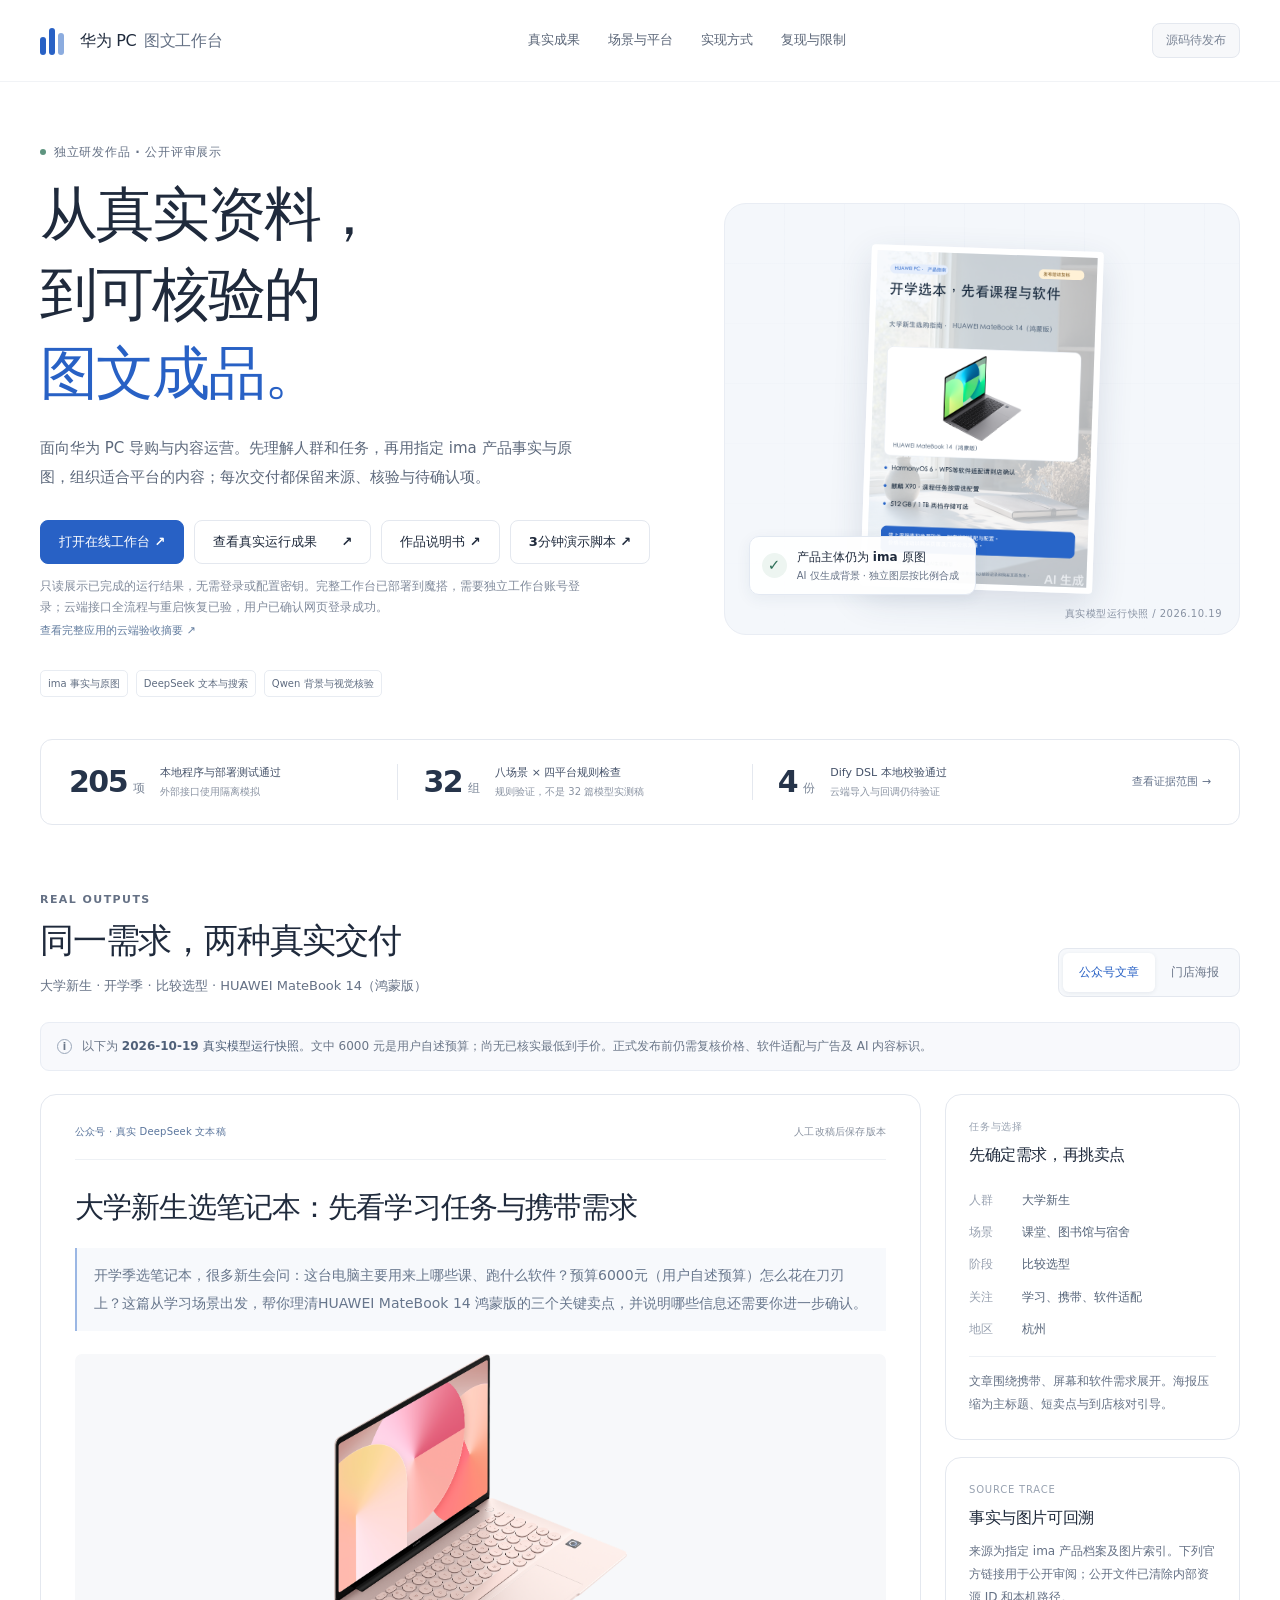
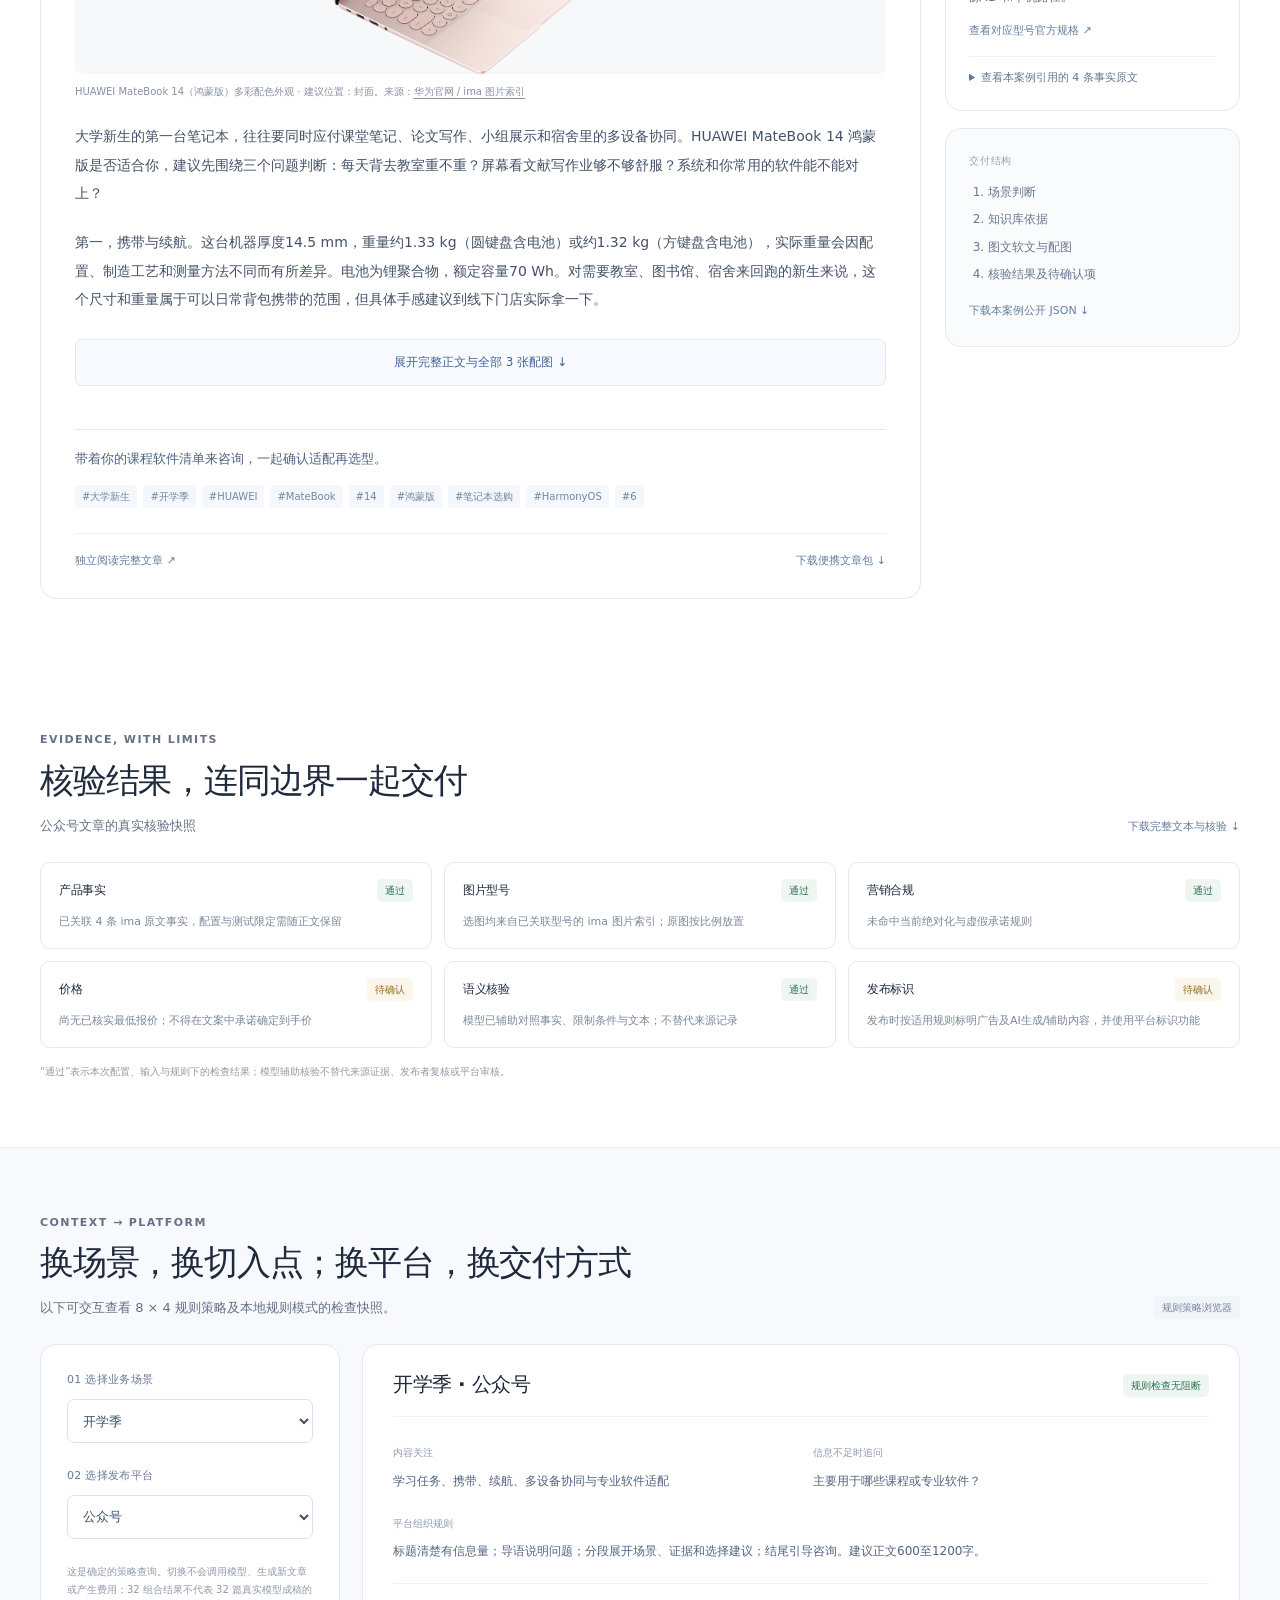
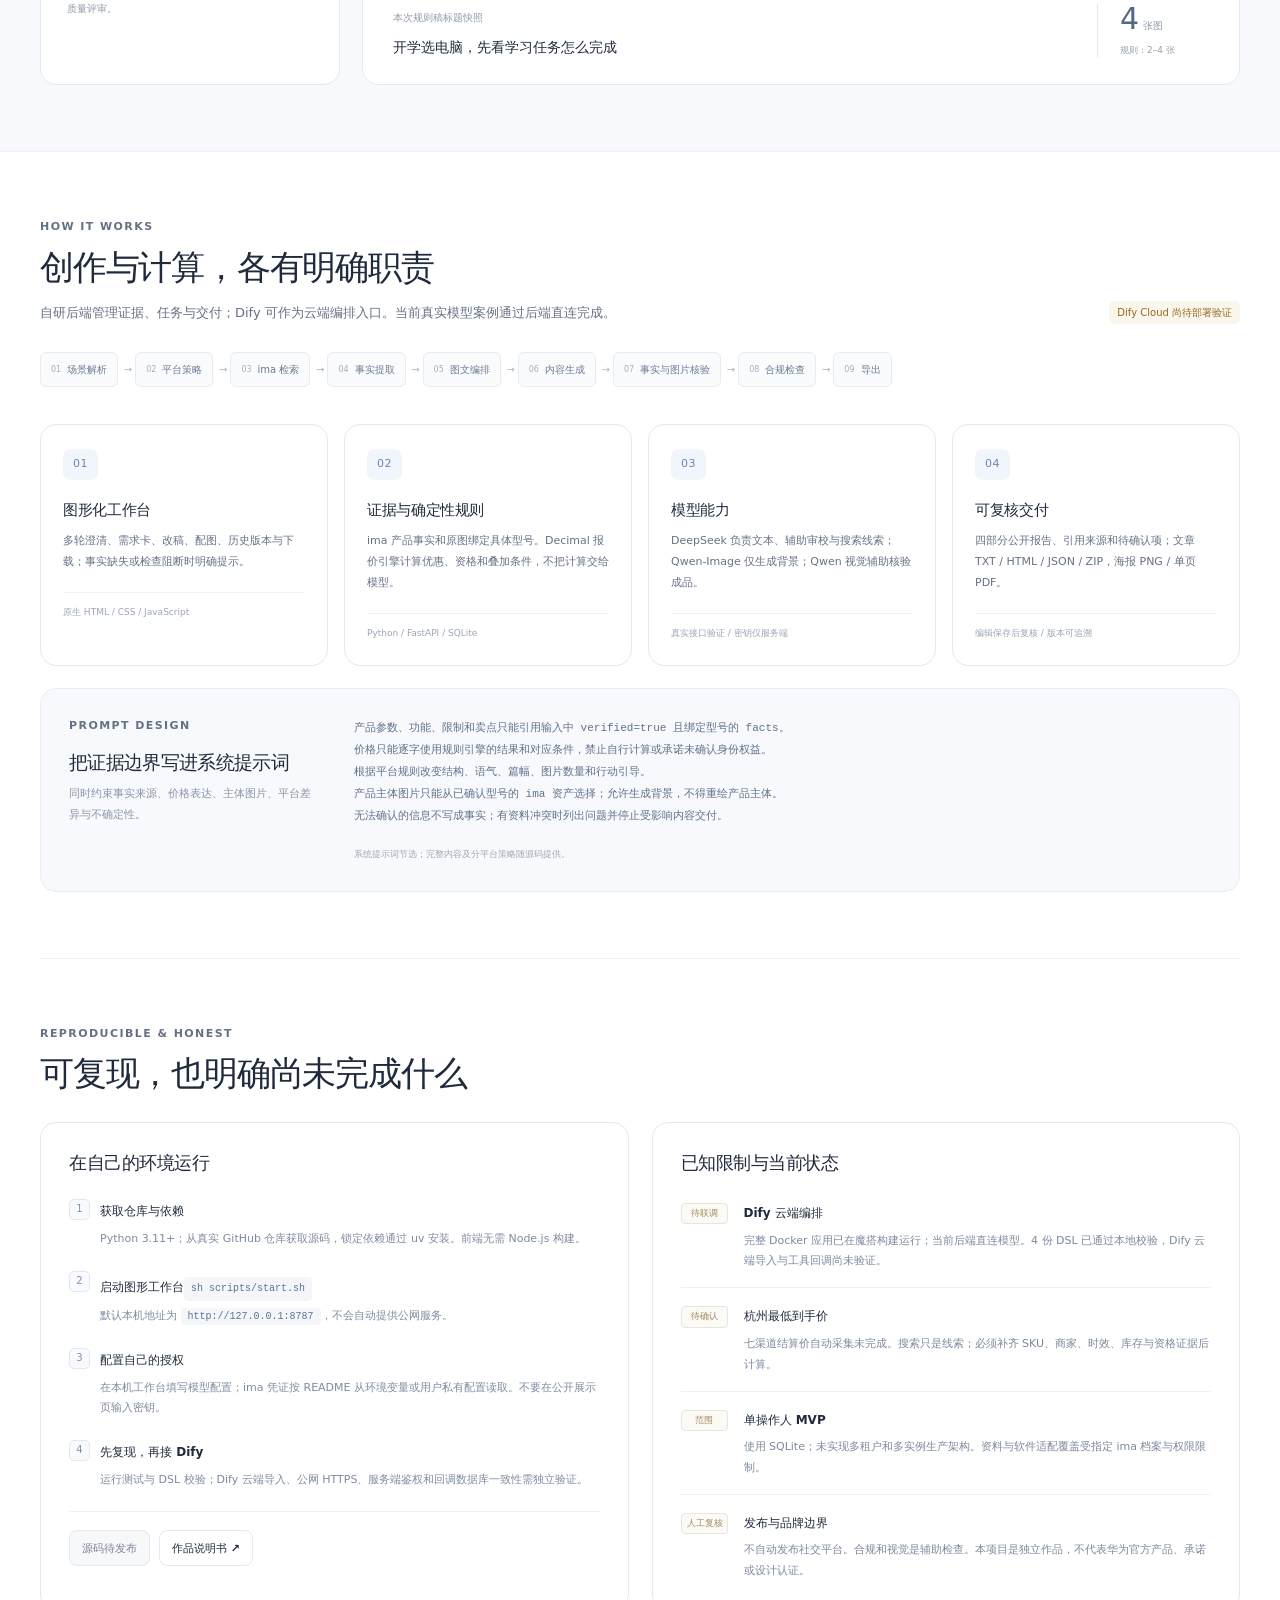
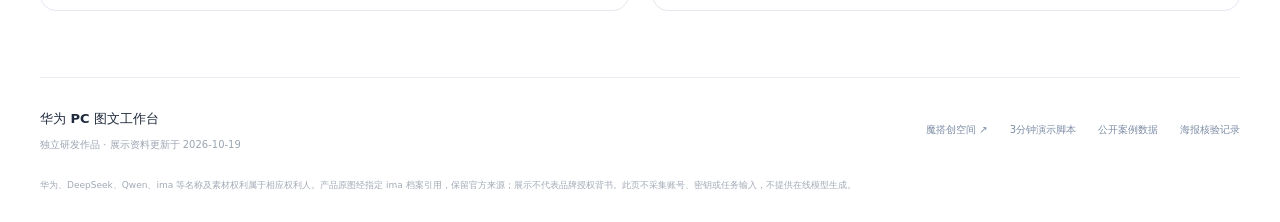
<file: review-site/index.html>
<!doctype html>
<html lang="zh-CN">
<head>
<meta charset="utf-8"><meta name="viewport" content="width=device-width, initial-scale=1"><meta name="color-scheme" content="light">
<meta name="description" content="华为 PC 图文工作台公开评审展示：真实文章、完整海报、ima 来源与核验结果，以及八场景四平台策略。">
<title>华为 PC 图文工作台 · 作品展示</title><link rel="stylesheet" href="styles.css">
</head>
<body>
<a class="skip-link" href="#cases">跳至真实成果</a>
<header class="site-header"><a class="brand" href="#top"><span class="brand-mark" aria-hidden="true"><i></i><i></i><i></i></span><span>华为 PC <b>图文工作台</b></span></a><nav aria-label="主导航"><a href="#cases">真实成果</a><a href="#strategies">场景与平台</a><a href="#architecture">实现方式</a><a href="#reproduce">复现与限制</a></nav><a class="button button-small external-link" data-link="github" aria-disabled="true">源码待发布</a></header>
<main id="top">
<section class="hero wrap" aria-labelledby="hero-title"><div class="hero-copy"><div class="eyebrow"><span class="status-dot"></span>独立研发作品 · 公开评审展示</div><h1 id="hero-title">从真实资料，<br>到可核验的<span>图文成品。</span></h1><p class="hero-description">面向华为 PC 导购与内容运营。先理解人群和任务，再用指定 ima 产品事实与原图，组织适合平台的内容；每次交付都保留来源、核验与待确认项。</p><div class="hero-actions"><a class="button button-primary external-link" data-link="application" aria-disabled="true">在线工作台</a><a class="button" href="#cases">查看真实运行成果 <span aria-hidden="true">↗</span></a><a class="button external-link" data-link="manual" aria-disabled="true">作品说明书待发布</a><a class="button" href="docs/demo-script.html">3分钟演示脚本 ↗</a></div><p class="hero-note">只读展示已完成的运行结果，无需登录或配置密钥。完整工作台已部署到魔搭，需要独立工作台账号登录；云端接口全流程与重启恢复已验，用户已确认网页登录成功。</p><a class="text-link" href="docs/cloud-acceptance.json" target="_blank" rel="noopener">查看完整应用的云端验收摘要 ↗</a><div class="hero-pills"><span>ima 事实与原图</span><span>DeepSeek 文本与搜索</span><span>Qwen 背景与视觉核验</span></div></div><a class="hero-visual" href="#cases" aria-label="查看真实海报与核验"><div class="hero-grid" aria-hidden="true"></div><div class="hero-poster"><img src="assets/poster.png" alt="真实海报：开学选本，先看课程与软件。HUAWEI MateBook 14 鸿蒙版产品原图与 AI 背景合成。" width="1080" height="1620"></div><div class="visual-note"><span class="check-icon" aria-hidden="true">✓</span><div><strong>产品主体仍为 ima 原图</strong><small>AI 仅生成背景 · 独立图层按比例合成</small></div></div><span class="visual-caption">真实模型运行快照 / 2026.10.19</span></a></section>
<section class="proof-strip wrap" aria-label="验证范围"><div><strong>205<span>项</span></strong><p>本地程序与部署测试通过<small>外部接口使用隔离模拟</small></p></div><div><strong>32<span>组</span></strong><p>八场景 × 四平台规则检查<small>规则验证，不是 32 篇模型实测稿</small></p></div><div><strong>4<span>份</span></strong><p>Dify DSL 本地校验通过<small>云端导入与回调仍待验证</small></p></div><a href="#verification">查看证据范围 →</a></section>
<section class="section wrap" id="cases" aria-labelledby="cases-title"><div class="section-heading"><div><p class="eyebrow">REAL OUTPUTS</p><h2 id="cases-title">同一需求，两种真实交付</h2><p>大学新生 · 开学季 · 比较选型 · HUAWEI MateBook 14（鸿蒙版）</p></div><div class="segmented" role="tablist" aria-label="成果类型"><button id="tab-article" role="tab" aria-selected="true" aria-controls="article-panel" tabindex="0">公众号文章</button><button id="tab-poster" role="tab" aria-selected="false" aria-controls="poster-panel" tabindex="-1">门店海报</button></div></div><div class="notice"><span aria-hidden="true">i</span><p>以下为 <strong>2026-10-19 真实模型运行快照</strong>。文中 6000 元是用户自述预算；尚无已核实最低到手价。正式发布前仍需复核价格、软件适配与广告及 AI 内容标识。</p></div><div class="case-layout"><div class="case-main"><article id="article-panel" class="case-panel" role="tabpanel" aria-labelledby="tab-article"><div class="paper-meta"><span>公众号 · 真实 DeepSeek 文本稿</span><span>人工改稿后保存版本</span></div><div id="article-content"><p>正在加载文章快照…</p></div><div class="paper-bottom"><a href="assets/article-html.html" target="_blank" rel="noopener">独立阅读完整文章 ↗</a><a href="assets/article-zip.zip" download>下载便携文章包 ↓</a></div></article><section id="poster-panel" class="case-panel poster-panel" role="tabpanel" aria-labelledby="tab-poster" hidden><div class="paper-meta"><span>门店海报 · 真实 Qwen 背景生成</span><span>1080 × 1620</span></div><div class="poster-stage"><img src="assets/poster.png" alt="完整海报：开学选本，先看课程与软件。HarmonyOS 6；麒麟 X90；512 GB / 1 TB。软件适配及价格请到店确认。" width="1080" height="1620" loading="lazy"></div><p class="poster-caption">Qwen-Image 生成背景；ima 原图独立贴层；Qwen 视觉辅助核验与程序像素、排版输入复核通过。视觉核验不构成华为官方设计认证。</p><div class="paper-bottom"><a href="assets/poster.png" target="_blank" rel="noopener">查看原始 PNG ↗</a><a href="assets/poster.pdf" download>下载单页 PDF ↓</a></div></section></div><aside class="case-aside" aria-label="案例说明与依据"><div class="card"><span class="small-label">任务与选择</span><h3>先确定需求，再挑卖点</h3><dl class="task-list"><div><dt>人群</dt><dd>大学新生</dd></div><div><dt>场景</dt><dd>课堂、图书馆与宿舍</dd></div><div><dt>阶段</dt><dd>比较选型</dd></div><div><dt>关注</dt><dd>学习、携带、软件适配</dd></div><div><dt>地区</dt><dd>杭州</dd></div></dl><p class="aside-note">文章围绕携带、屏幕和软件需求展开。海报压缩为主标题、短卖点与到店核对引导。</p></div><div class="card"><span class="small-label">SOURCE TRACE</span><h3>事实与图片可回溯</h3><p>来源为指定 ima 产品档案及图片索引。下列官方链接用于公开审阅；公开文件已清除内部资源 ID 和本机路径。</p><a class="text-link" href="https://consumer.huawei.com/cn/harmonyos-computer/matebook-14-harmonyos-version/specs/" target="_blank" rel="noopener">查看对应型号官方规格 ↗</a><div id="source-details"></div></div><div class="card soft-card"><span class="small-label">交付结构</span><ol class="numbered"><li>场景判断</li><li>知识库依据</li><li>图文软文与配图</li><li>核验结果及待确认项</li></ol><a class="text-link" id="case-json" href="assets/article-json.json" download>下载本案例公开 JSON ↓</a></div></aside></div></section>
<section class="section wrap" id="verification" aria-labelledby="verification-title"><div class="section-heading"><div><p class="eyebrow">EVIDENCE, WITH LIMITS</p><h2 id="verification-title">核验结果，连同边界一起交付</h2><p id="verification-subtitle">公众号文章的真实核验快照</p></div><a class="text-link" id="case-audit" href="assets/article-txt.txt" download>下载完整文本与核验 ↓</a></div><div class="audit-grid" id="audit-grid"></div><p class="section-footnote">“通过”表示本次配置、输入与规则下的检查结果；模型辅助核验不替代来源证据、发布者复核或平台审核。</p></section>
<section class="strategy-band" id="strategies"><div class="section wrap"><div class="section-heading"><div><p class="eyebrow">CONTEXT → PLATFORM</p><h2>换场景，换切入点；换平台，换交付方式</h2><p>以下可交互查看 8 × 4 规则策略及本地规则模式的检查快照。</p></div><span class="badge badge-neutral">规则策略浏览器</span></div><div class="strategy-layout"><div class="strategy-controls card"><label for="scenario-select">01 选择业务场景</label><select id="scenario-select" aria-describedby="strategy-disclaimer"></select><label for="platform-select">02 选择发布平台</label><select id="platform-select"></select><p id="strategy-disclaimer">这是确定的策略查询。切换不会调用模型、生成新文章或产生费用；32 组合结果不代表 32 篇真实模型成稿的质量评审。</p></div><div class="strategy-result card" aria-live="polite"><div class="strategy-top"><h3 id="strategy-title">开学季 · 公众号</h3><span class="badge badge-pass">规则检查无阻断</span></div><div class="strategy-points"><div><span>内容关注</span><p id="strategy-focus"></p></div><div><span>信息不足时追问</span><p id="strategy-question"></p></div><div><span>平台组织规则</span><p id="strategy-rule"></p></div></div><div class="strategy-sample"><div><span>本次规则稿标题快照</span><strong id="strategy-sample-title"></strong></div><div class="image-count"><strong id="strategy-image-count">4</strong><span>张图</span><small id="strategy-image-range"></small></div></div></div></div></div></section>
<section class="section wrap" id="architecture"><div class="section-heading"><div><p class="eyebrow">HOW IT WORKS</p><h2>创作与计算，各有明确职责</h2><p>自研后端管理证据、任务与交付；Dify 可作为云端编排入口。当前真实模型案例通过后端直连完成。</p></div><span class="badge badge-pending">Dify Cloud 尚待部署验证</span></div><ol class="flow" aria-label="标准业务流程"><li>场景解析</li><li>平台策略</li><li>ima 检索</li><li>事实提取</li><li>图文编排</li><li>内容生成</li><li>事实与图片核验</li><li>合规检查</li><li>导出</li></ol><div class="architecture-grid"><div class="card"><span class="architecture-icon" aria-hidden="true">01</span><h3>图形化工作台</h3><p>多轮澄清、需求卡、改稿、配图、历史版本与下载；事实缺失或检查阻断时明确提示。</p><small>原生 HTML / CSS / JavaScript</small></div><div class="card"><span class="architecture-icon" aria-hidden="true">02</span><h3>证据与确定性规则</h3><p>ima 产品事实和原图绑定具体型号。Decimal 报价引擎计算优惠、资格和叠加条件，不把计算交给模型。</p><small>Python / FastAPI / SQLite</small></div><div class="card"><span class="architecture-icon" aria-hidden="true">03</span><h3>模型能力</h3><p>DeepSeek 负责文本、辅助审校与搜索线索；Qwen-Image 仅生成背景；Qwen 视觉辅助核验成品。</p><small>真实接口验证 / 密钥仅服务端</small></div><div class="card"><span class="architecture-icon" aria-hidden="true">04</span><h3>可复核交付</h3><p>四部分公开报告、引用来源和待确认项；文章 TXT / HTML / JSON / ZIP，海报 PNG / 单页 PDF。</p><small>编辑保存后复核 / 版本可追溯</small></div></div><div class="prompt-card"><div><p class="eyebrow">PROMPT DESIGN</p><h3>把证据边界写进系统提示词</h3><p>同时约束事实来源、价格表达、主体图片、平台差异与不确定性。</p></div><pre id="prompt-snippet">产品参数、功能、限制和卖点只能引用输入中 verified=true 且绑定型号的 facts。
价格只能逐字使用规则引擎的结果和对应条件，禁止自行计算或承诺未确认身份权益。
根据平台规则改变结构、语气、篇幅、图片数量和行动引导。
产品主体图片只能从已确认型号的 ima 资产选择；允许生成背景，不得重绘产品主体。
无法确认的信息不写成事实；有资料冲突时列出问题并停止受影响内容交付。</pre><span class="prompt-note">系统提示词节选；完整内容及分平台策略随源码提供。</span></div></section>
<section class="section wrap reproducibility" id="reproduce"><div class="section-heading"><div><p class="eyebrow">REPRODUCIBLE & HONEST</p><h2>可复现，也明确尚未完成什么</h2></div></div><div class="two-columns"><div class="card"><h3>在自己的环境运行</h3><ol class="steps"><li><strong>获取仓库与依赖</strong><p>Python 3.11+；从真实 GitHub 仓库获取源码，锁定依赖通过 uv 安装。前端无需 Node.js 构建。</p></li><li><strong>启动图形工作台</strong><code>sh scripts/start.sh</code><p>默认本机地址为 <code>http://127.0.0.1:8787</code>，不会自动提供公网服务。</p></li><li><strong>配置自己的授权</strong><p>在本机工作台填写模型配置；ima 凭证按 README 从环境变量或用户私有配置读取。不要在公开展示页输入密钥。</p></li><li><strong>先复现，再接 Dify</strong><p>运行测试与 DSL 校验；Dify 云端导入、公网 HTTPS、服务端鉴权和回调数据库一致性需独立验证。</p></li></ol><div class="inline-actions"><a class="button external-link" data-link="github" aria-disabled="true">源码待发布</a><a class="button external-link" data-link="manual" aria-disabled="true">说明书待发布</a></div></div><div class="card limits-card"><h3>已知限制与当前状态</h3><ul class="limits"><li><span>待联调</span><div><strong>Dify 云端编排</strong><p>完整 Docker 应用已在魔搭构建运行；当前后端直连模型。4 份 DSL 已通过本地校验，Dify 云端导入与工具回调尚未验证。</p></div></li><li><span>待确认</span><div><strong>杭州最低到手价</strong><p>七渠道结算价自动采集未完成。搜索只是线索；必须补齐 SKU、商家、时效、库存与资格证据后计算。</p></div></li><li><span>范围</span><div><strong>单操作人 MVP</strong><p>使用 SQLite；未实现多租户和多实例生产架构。资料与软件适配覆盖受指定 ima 档案与权限限制。</p></div></li><li><span>人工复核</span><div><strong>发布与品牌边界</strong><p>不自动发布社交平台。合规和视觉是辅助检查。本项目是独立作品，不代表华为官方产品、承诺或设计认证。</p></div></li></ul></div></div></section>
</main>
<footer class="wrap site-footer"><div><strong>华为 PC 图文工作台</strong><p>独立研发作品 · 展示资料更新于 <time datetime="2026-10-19">2026-10-19</time></p></div><div class="footer-links"><a class="external-link" data-link="modelscope" aria-disabled="true">魔搭页面待发布</a><a href="docs/demo-script.html">3分钟演示脚本</a><a href="assets/article-json.json" download>公开案例数据</a><a href="assets/poster-audit.txt" download>海报核验记录</a></div><p class="disclaimer">华为、DeepSeek、Qwen、ima 等名称及素材权利属于相应权利人。产品原图经指定 ima 档案引用，保留官方来源；展示不代表品牌授权背书。此页不采集账号、密钥或任务输入，不提供在线模型生成。</p></footer>
<div class="load-error" id="load-error" role="alert" hidden>成果数据加载失败。请刷新页面，或直接下载 <a href="assets/article-json.json">公开文章 JSON</a> 与 <a href="assets/poster.pdf">海报 PDF</a>。</div>
<script src="app.js" defer></script>
</body></html>
</file>
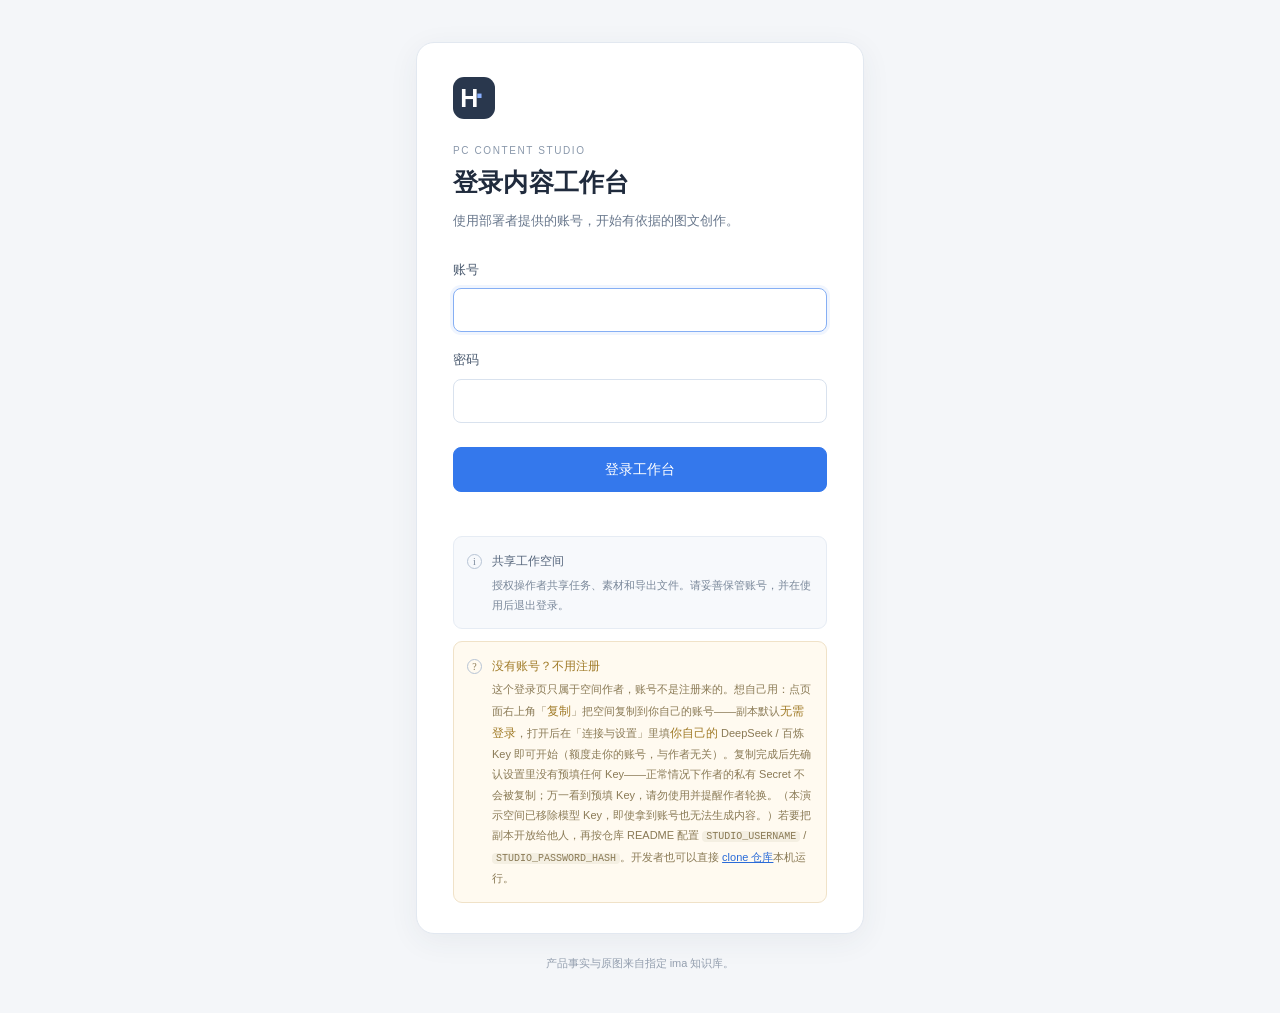
<file: static/login.html>
<!doctype html>
<html lang="zh-CN">
<head>
  <meta charset="utf-8">
  <meta name="viewport" content="width=device-width, initial-scale=1">
  <meta name="color-scheme" content="light">
  <meta name="robots" content="noindex,nofollow">
  <title>登录 · 华为 PC 内容工作台</title>
  <link rel="stylesheet" href="/static/login.css">
  <script src="/static/login.js" defer></script>
</head>
<body>
  <main class="login-shell">
    <section class="login-card" aria-labelledby="login-title">
      <div class="brand-mark" aria-hidden="true">H<span>·</span></div>
      <p class="eyebrow">PC CONTENT STUDIO</p>
      <h1 id="login-title">登录内容工作台</h1>
      <p class="intro">使用部署者提供的账号，开始有依据的图文创作。</p>
      <form id="login-form" action="/api/login" method="post">
        <label for="username">账号</label>
        <input id="username" name="username" type="text" autocomplete="username" autocapitalize="none" spellcheck="false" maxlength="128" required autofocus>
        <label for="password">密码</label>
        <input id="password" name="password" type="password" autocomplete="current-password" maxlength="1024" required>
        <p id="login-error" class="error" role="alert" hidden></p>
        <button id="login-submit" type="submit">登录工作台</button>
        <p id="login-status" class="status" role="status" aria-live="polite"></p>
      </form>
      <div class="workspace-note" role="note">
        <span class="note-symbol" aria-hidden="true">i</span>
        <p><strong>共享工作空间</strong>授权操作者共享任务、素材和导出文件。请妥善保管账号，并在使用后退出登录。</p>
      </div>
      <div class="visitor-note" role="note">
        <span class="note-symbol" aria-hidden="true">?</span>
        <p><strong class="note-title">没有账号？不用注册</strong>这个登录页只属于空间作者，账号不是注册来的。想自己用：点页面右上角「<strong>复制</strong>」把空间复制到你自己的账号——副本默认<strong>无需登录</strong>，打开后在「连接与设置」里填<strong>你自己的</strong> DeepSeek / 百炼 Key 即可开始（额度走你的账号，与作者无关）。复制完成后先确认设置里没有预填任何 Key——正常情况下作者的私有 Secret 不会被复制；万一看到预填 Key，请勿使用并提醒作者轮换。（本演示空间已移除模型 Key，即使拿到账号也无法生成内容。）若要把副本开放给他人，再按仓库 README 配置 <code>STUDIO_USERNAME</code> / <code>STUDIO_PASSWORD_HASH</code>。开发者也可以直接 <a href="https://github.com/15107196197-design/huawei-pc-workbench" target="_blank" rel="noopener">clone 仓库</a>本机运行。</p>
      </div>
      <noscript><p class="error">请启用浏览器 JavaScript 后登录。</p></noscript>
    </section>
    <p class="page-note">产品事实与原图来自指定 ima 知识库。</p>
  </main>
</body>
</html>
</file>
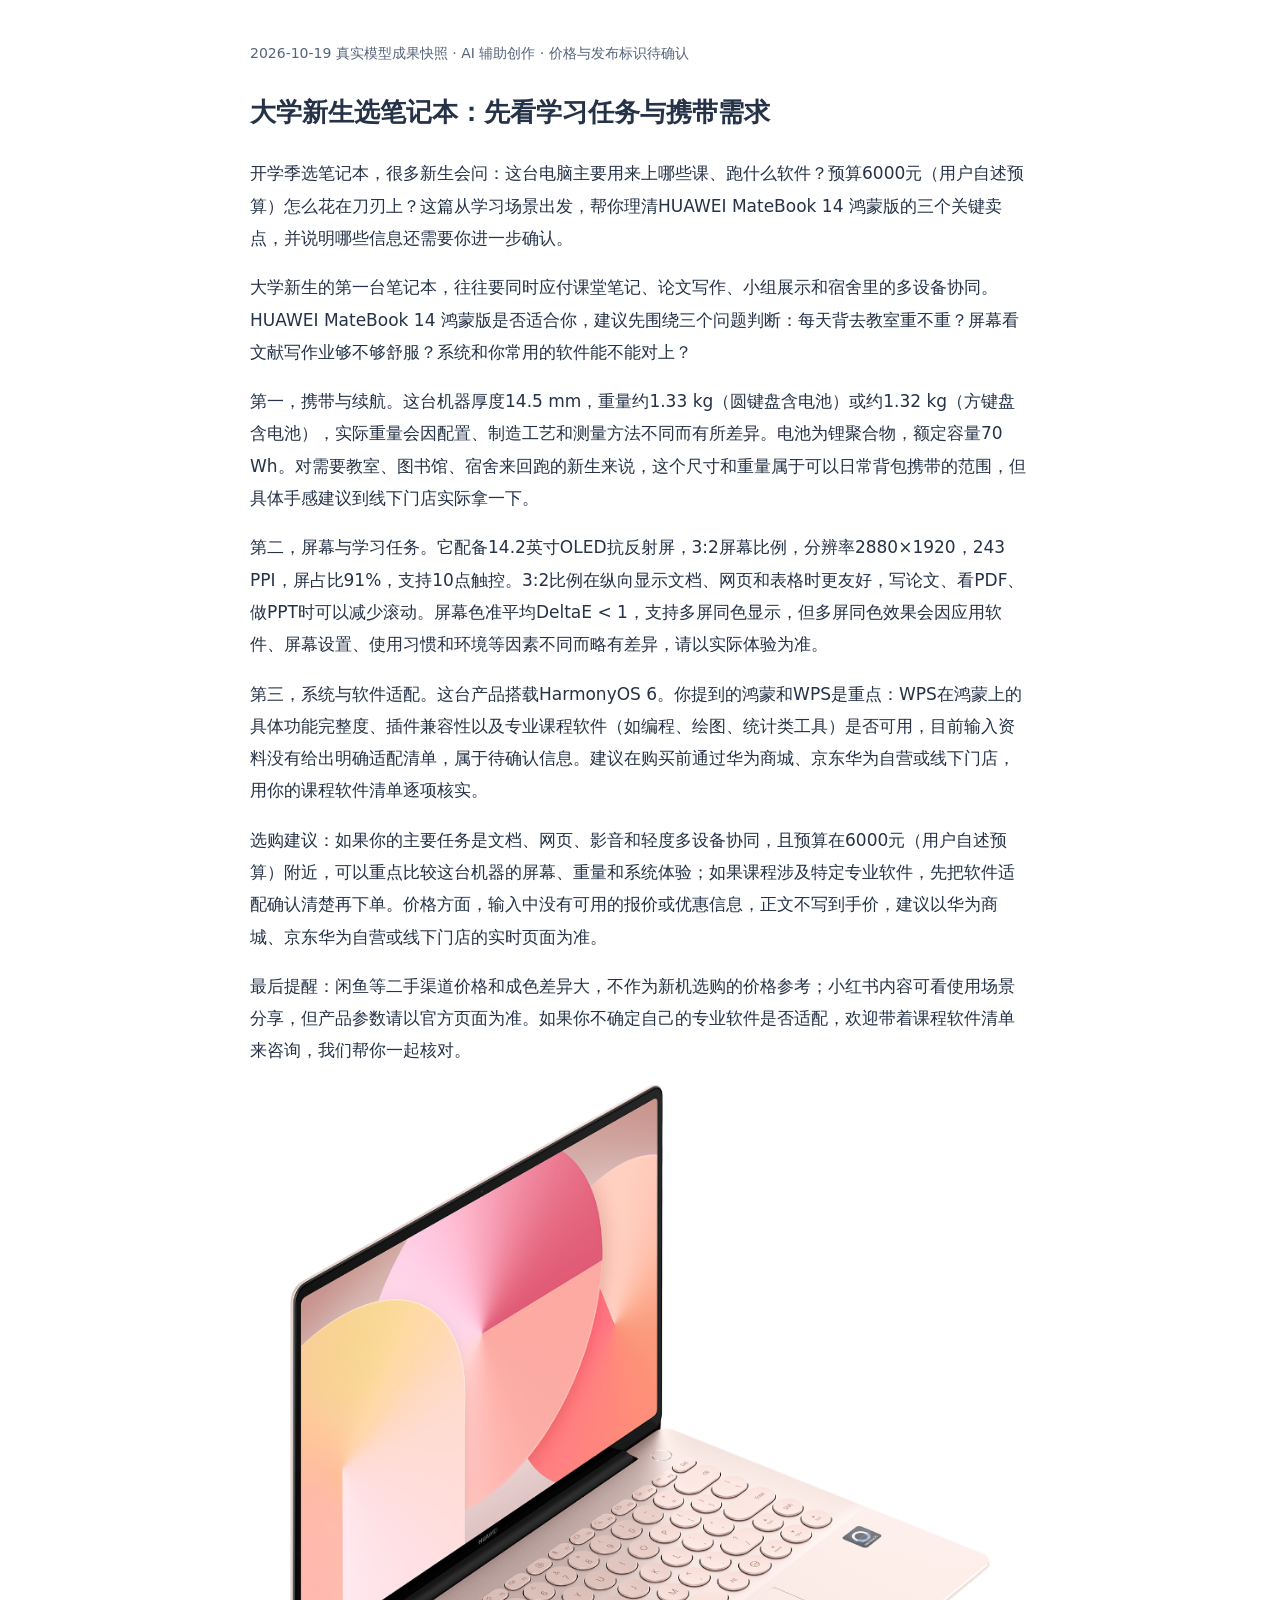
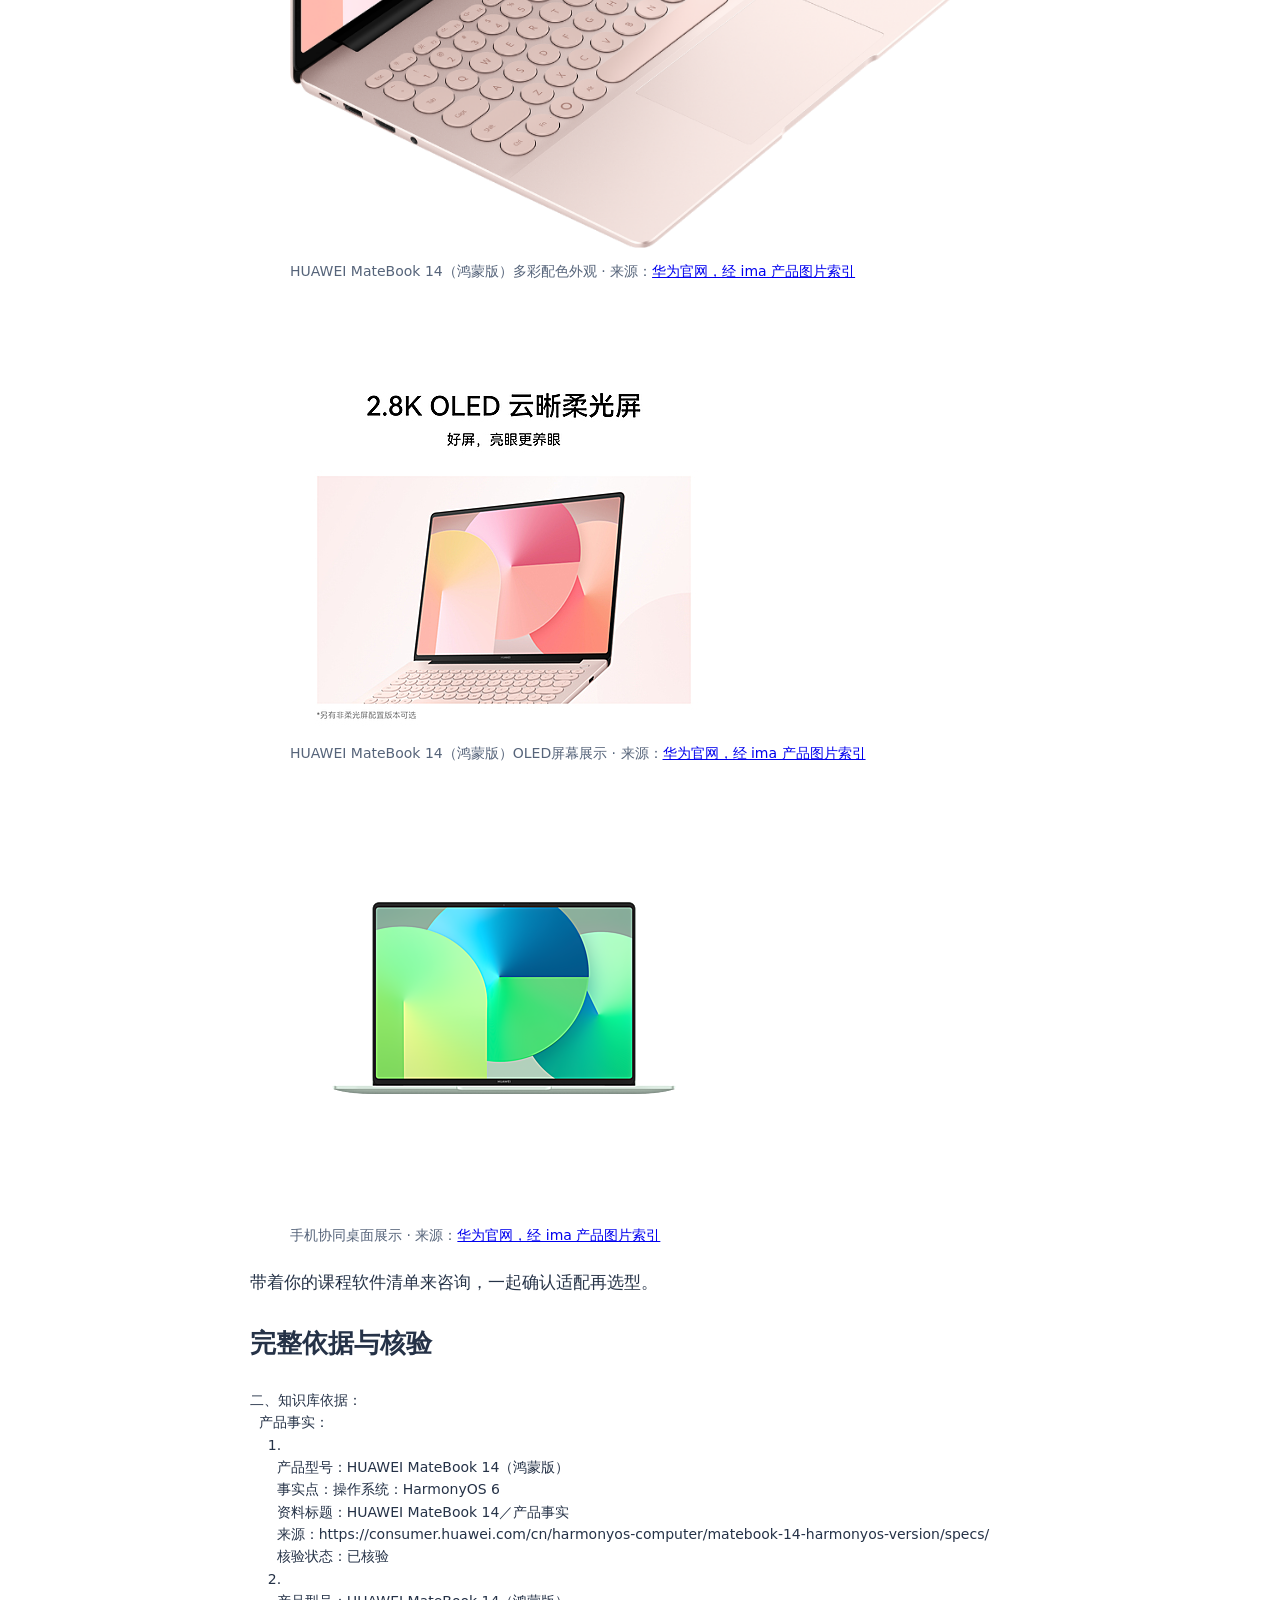
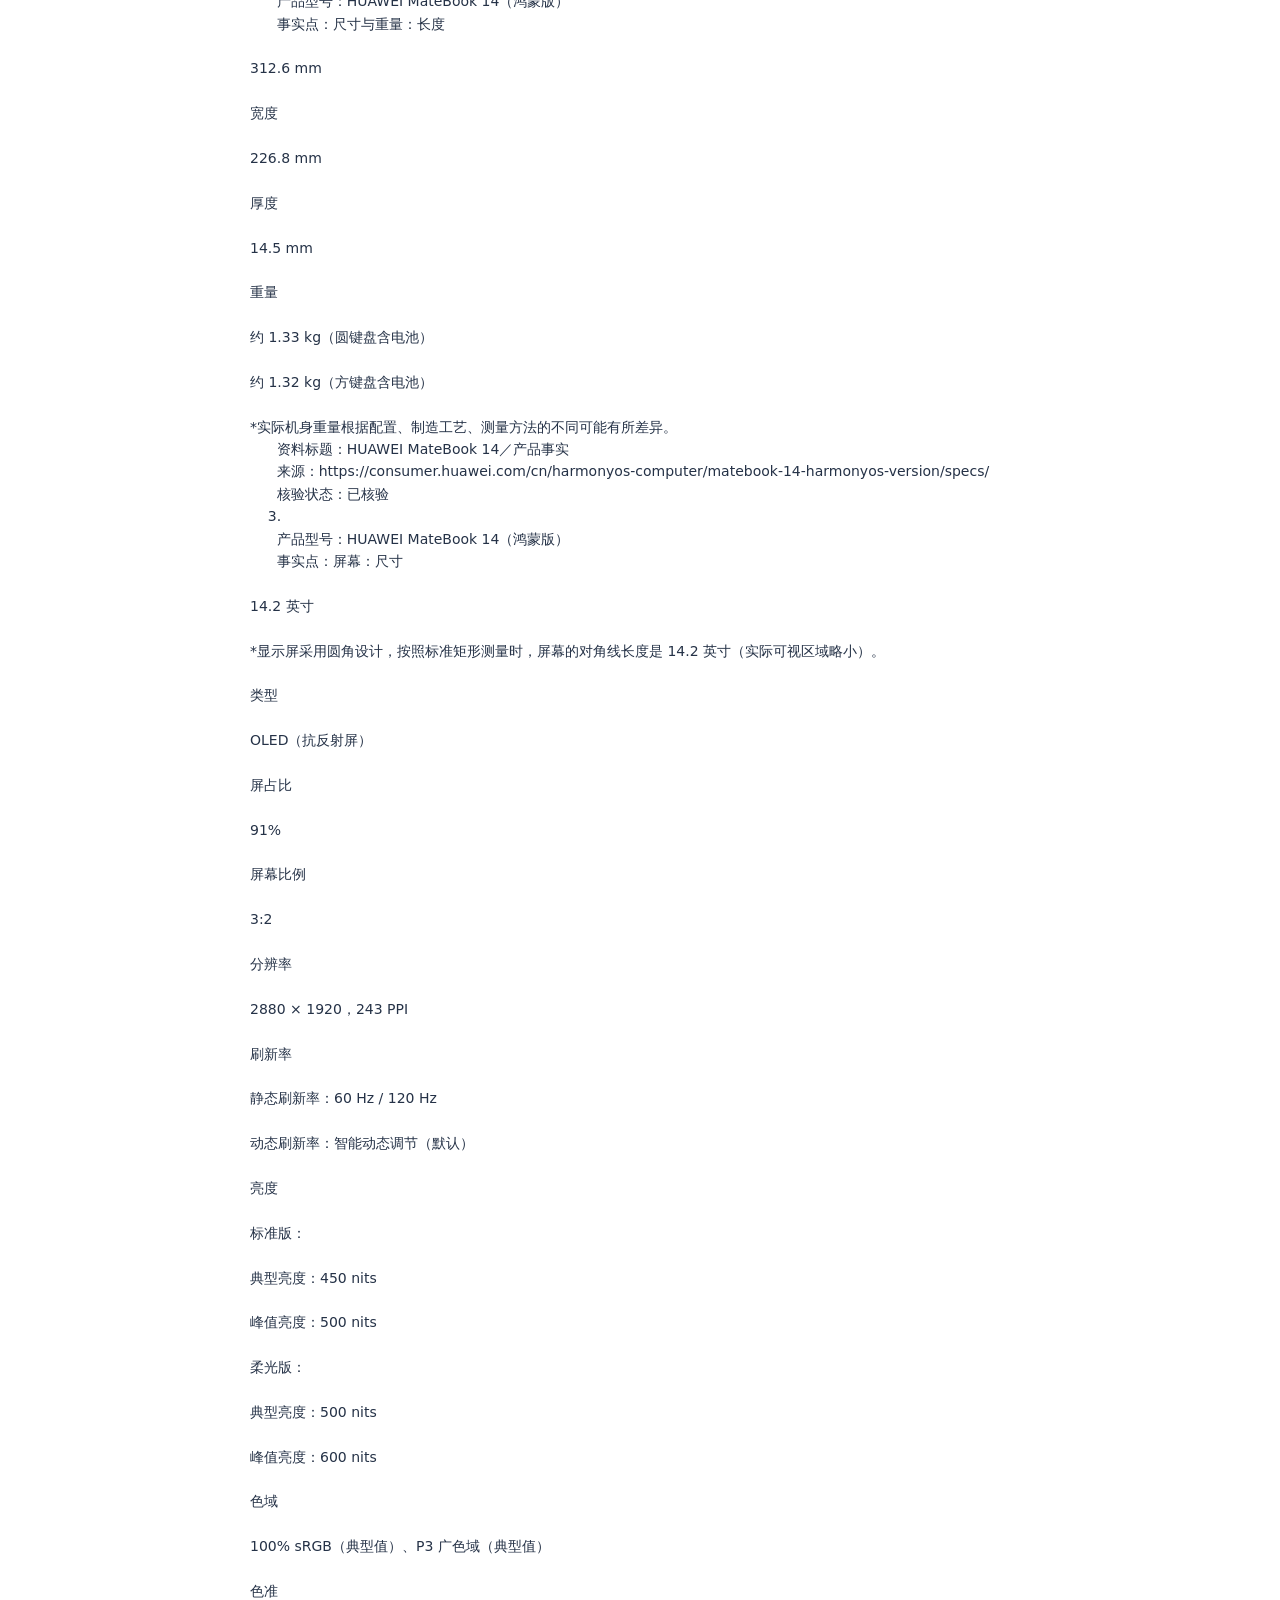
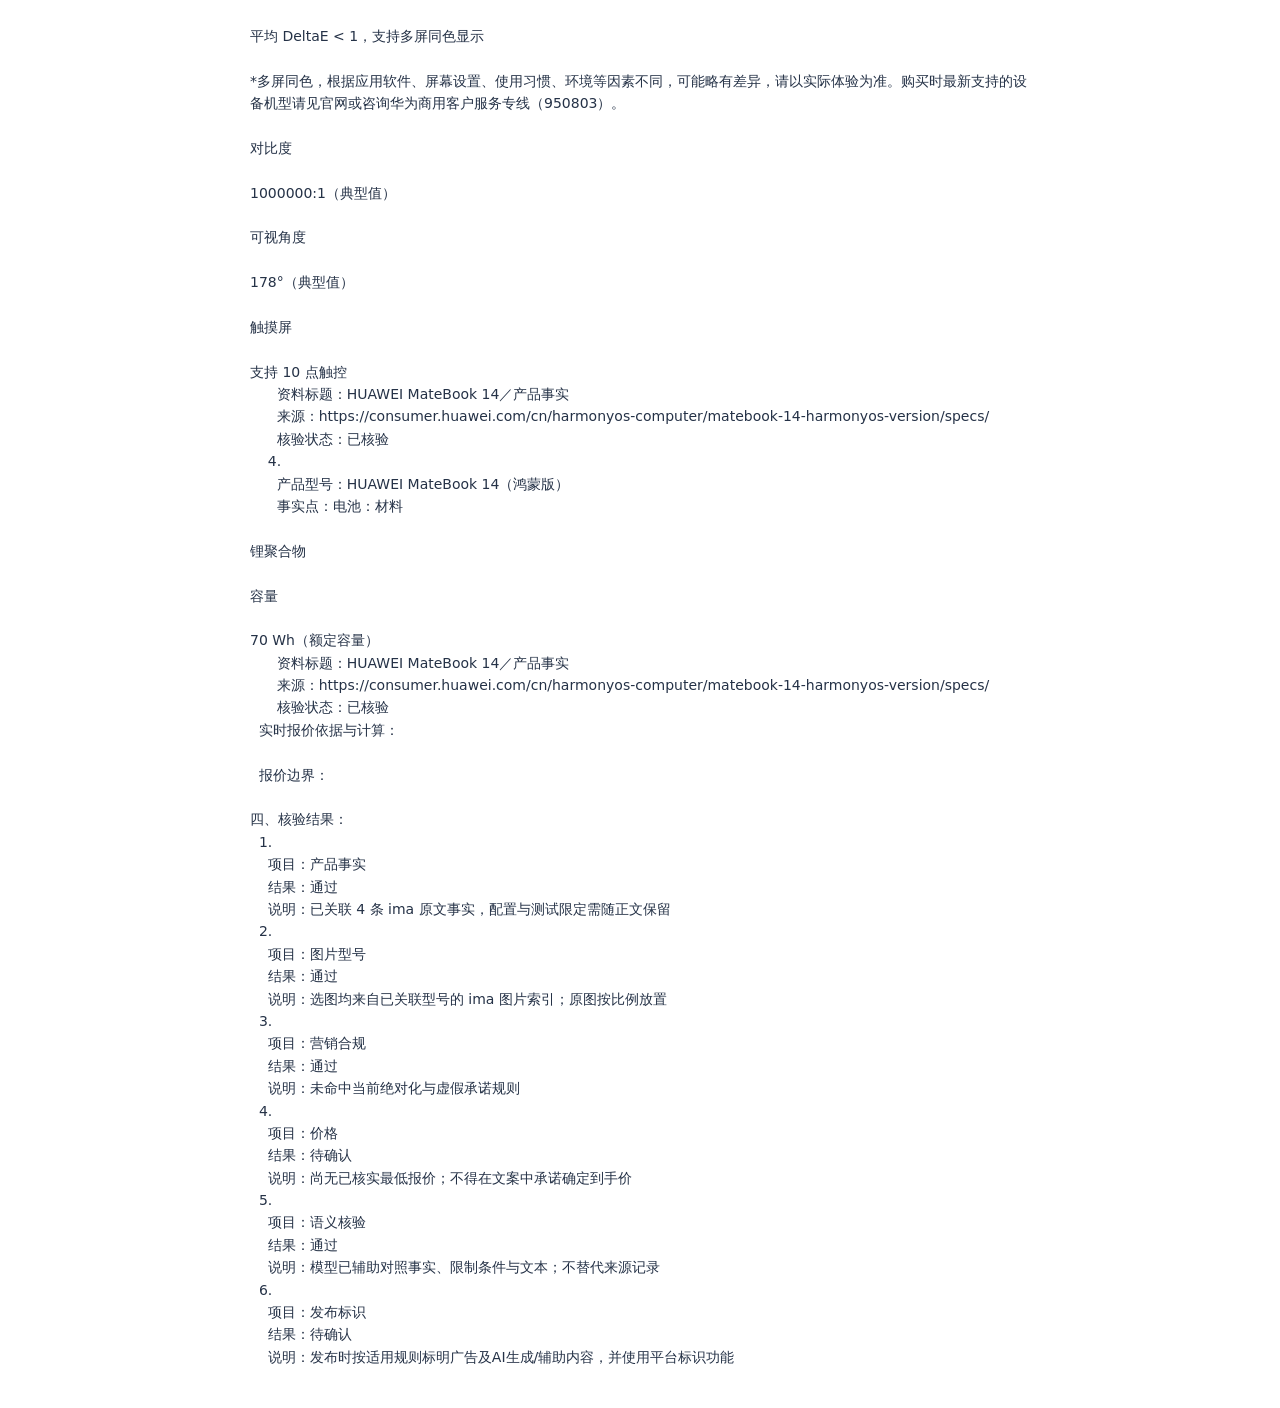
<file: review-site/assets/article-html.html>
<!doctype html><html lang="zh-CN"><meta charset="utf-8"><meta name="viewport" content="width=device-width,initial-scale=1"><title>大学新生选笔记本：先看学习任务与携带需求</title><style>body{max-width:780px;margin:40px auto;padding:0 24px;font:17px/1.9 system-ui,sans-serif;color:#253247}img{max-width:100%;height:auto}figcaption,aside{font-size:14px;color:#56647a}pre{white-space:pre-wrap;font:14px/1.6 system-ui}</style><article><aside>2026-10-19 真实模型成果快照 · AI 辅助创作 · 价格与发布标识待确认</aside><h1>大学新生选笔记本：先看学习任务与携带需求</h1><p>开学季选笔记本，很多新生会问：这台电脑主要用来上哪些课、跑什么软件？预算6000元（用户自述预算）怎么花在刀刃上？这篇从学习场景出发，帮你理清HUAWEI MateBook 14 鸿蒙版的三个关键卖点，并说明哪些信息还需要你进一步确认。</p><p>大学新生的第一台笔记本，往往要同时应付课堂笔记、论文写作、小组展示和宿舍里的多设备协同。HUAWEI MateBook 14 鸿蒙版是否适合你，建议先围绕三个问题判断：每天背去教室重不重？屏幕看文献写作业够不够舒服？系统和你常用的软件能不能对上？</p><p>第一，携带与续航。这台机器厚度14.5 mm，重量约1.33 kg（圆键盘含电池）或约1.32 kg（方键盘含电池），实际重量会因配置、制造工艺和测量方法不同而有所差异。电池为锂聚合物，额定容量70 Wh。对需要教室、图书馆、宿舍来回跑的新生来说，这个尺寸和重量属于可以日常背包携带的范围，但具体手感建议到线下门店实际拿一下。</p><p>第二，屏幕与学习任务。它配备14.2英寸OLED抗反射屏，3:2屏幕比例，分辨率2880×1920，243 PPI，屏占比91%，支持10点触控。3:2比例在纵向显示文档、网页和表格时更友好，写论文、看PDF、做PPT时可以减少滚动。屏幕色准平均DeltaE &lt; 1，支持多屏同色显示，但多屏同色效果会因应用软件、屏幕设置、使用习惯和环境等因素不同而略有差异，请以实际体验为准。</p><p>第三，系统与软件适配。这台产品搭载HarmonyOS 6。你提到的鸿蒙和WPS是重点：WPS在鸿蒙上的具体功能完整度、插件兼容性以及专业课程软件（如编程、绘图、统计类工具）是否可用，目前输入资料没有给出明确适配清单，属于待确认信息。建议在购买前通过华为商城、京东华为自营或线下门店，用你的课程软件清单逐项核实。</p><p>选购建议：如果你的主要任务是文档、网页、影音和轻度多设备协同，且预算在6000元（用户自述预算）附近，可以重点比较这台机器的屏幕、重量和系统体验；如果课程涉及特定专业软件，先把软件适配确认清楚再下单。价格方面，输入中没有可用的报价或优惠信息，正文不写到手价，建议以华为商城、京东华为自营或线下门店的实时页面为准。</p><p>最后提醒：闲鱼等二手渠道价格和成色差异大，不作为新机选购的价格参考；小红书内容可看使用场景分享，但产品参数请以官方页面为准。如果你不确定自己的专业软件是否适配，欢迎带着课程软件清单来咨询，我们帮你一起核对。</p><figure><img src="article-image-1.png" alt="HUAWEI MateBook 14（鸿蒙版）多彩配色外观"><figcaption>HUAWEI MateBook 14（鸿蒙版）多彩配色外观 · 来源：<a href="https://consumer.huawei.com/cn/harmonyos-computer/matebook-14-harmonyos-version/">华为官网，经 ima 产品图片索引</a></figcaption></figure><figure><img src="article-image-2.jpg" alt="HUAWEI MateBook 14（鸿蒙版）OLED屏幕展示"><figcaption>HUAWEI MateBook 14（鸿蒙版）OLED屏幕展示 · 来源：<a href="https://consumer.huawei.com/cn/harmonyos-computer/matebook-14-harmonyos-version/specs/">华为官网，经 ima 产品图片索引</a></figcaption></figure><figure><img src="article-image-3.png" alt="手机协同桌面展示"><figcaption>手机协同桌面展示 · 来源：<a href="https://consumer.huawei.com/cn/harmonyos-computer/matebook-14-harmonyos-version/specs/">华为官网，经 ima 产品图片索引</a></figcaption></figure><p>带着你的课程软件清单来咨询，一起确认适配再选型。</p><h2>完整依据与核验</h2><pre>二、知识库依据：
  产品事实：
    1.
      产品型号：HUAWEI MateBook 14（鸿蒙版）
      事实点：操作系统：HarmonyOS 6
      资料标题：HUAWEI MateBook 14／产品事实
      来源：https://consumer.huawei.com/cn/harmonyos-computer/matebook-14-harmonyos-version/specs/
      核验状态：已核验
    2.
      产品型号：HUAWEI MateBook 14（鸿蒙版）
      事实点：尺寸与重量：长度

312.6 mm

宽度

226.8 mm

厚度

14.5 mm

重量

约 1.33 kg（圆键盘含电池）

约 1.32 kg（方键盘含电池）

*实际机身重量根据配置、制造工艺、测量方法的不同可能有所差异。
      资料标题：HUAWEI MateBook 14／产品事实
      来源：https://consumer.huawei.com/cn/harmonyos-computer/matebook-14-harmonyos-version/specs/
      核验状态：已核验
    3.
      产品型号：HUAWEI MateBook 14（鸿蒙版）
      事实点：屏幕：尺寸

14.2 英寸

*显示屏采用圆角设计，按照标准矩形测量时，屏幕的对角线长度是 14.2 英寸（实际可视区域略小）。

类型

OLED（抗反射屏）

屏占比

91%

屏幕比例

3:2

分辨率

2880 × 1920，243 PPI

刷新率

静态刷新率：60 Hz / 120 Hz

动态刷新率：智能动态调节（默认）

亮度

标准版：

典型亮度：450 nits

峰值亮度：500 nits

柔光版：

典型亮度：500 nits

峰值亮度：600 nits

色域

100% sRGB（典型值）、P3 广色域（典型值）

色准

平均 DeltaE &lt; 1，支持多屏同色显示

*多屏同色，根据应用软件、屏幕设置、使用习惯、环境等因素不同，可能略有差异，请以实际体验为准。购买时最新支持的设备机型请见官网或咨询华为商用客户服务专线（950803）。

对比度

1000000:1（典型值）

可视角度

178°（典型值）

触摸屏

支持 10 点触控
      资料标题：HUAWEI MateBook 14／产品事实
      来源：https://consumer.huawei.com/cn/harmonyos-computer/matebook-14-harmonyos-version/specs/
      核验状态：已核验
    4.
      产品型号：HUAWEI MateBook 14（鸿蒙版）
      事实点：电池：材料

锂聚合物

容量

70 Wh（额定容量）
      资料标题：HUAWEI MateBook 14／产品事实
      来源：https://consumer.huawei.com/cn/harmonyos-computer/matebook-14-harmonyos-version/specs/
      核验状态：已核验
  实时报价依据与计算：

  报价边界：

四、核验结果：
  1.
    项目：产品事实
    结果：通过
    说明：已关联 4 条 ima 原文事实，配置与测试限定需随正文保留
  2.
    项目：图片型号
    结果：通过
    说明：选图均来自已关联型号的 ima 图片索引；原图按比例放置
  3.
    项目：营销合规
    结果：通过
    说明：未命中当前绝对化与虚假承诺规则
  4.
    项目：价格
    结果：待确认
    说明：尚无已核实最低报价；不得在文案中承诺确定到手价
  5.
    项目：语义核验
    结果：通过
    说明：模型已辅助对照事实、限制条件与文本；不替代来源记录
  6.
    项目：发布标识
    结果：待确认
    说明：发布时按适用规则标明广告及AI生成/辅助内容，并使用平台标识功能</pre></article></html>
</file>
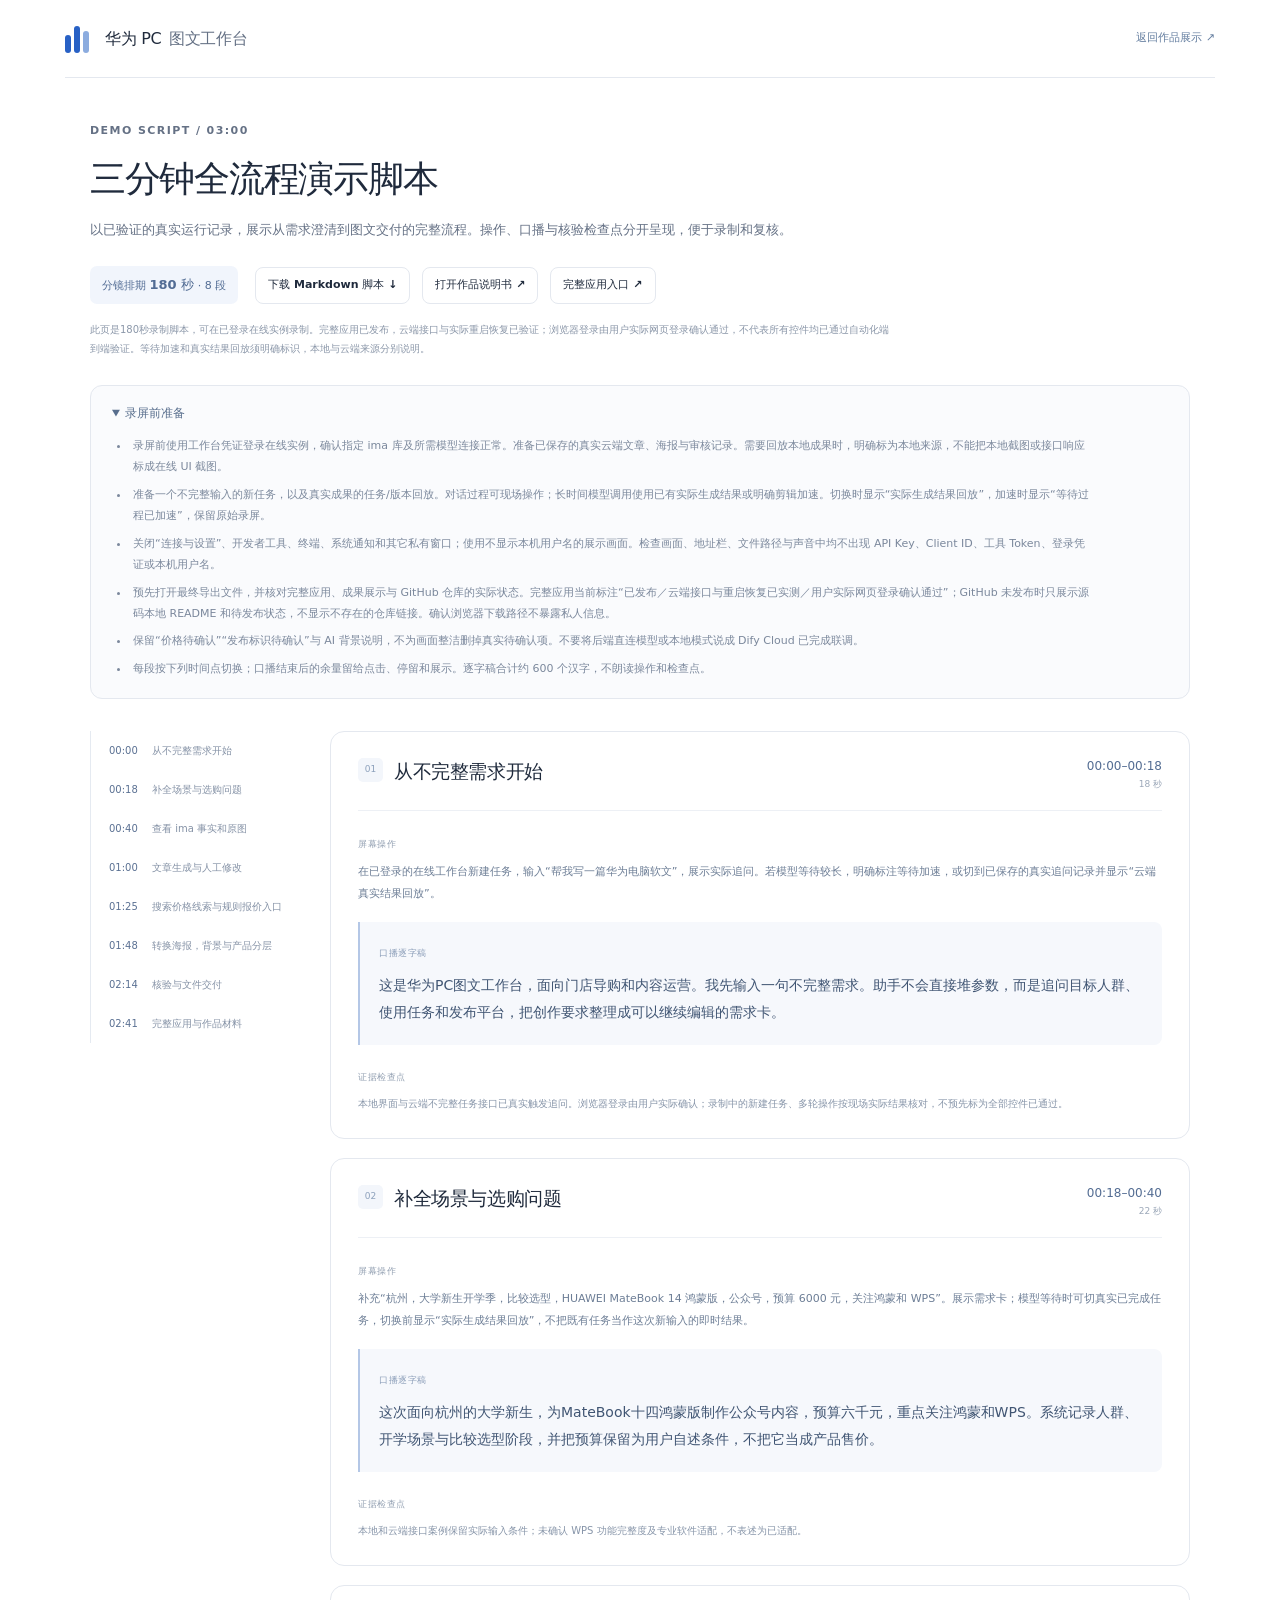
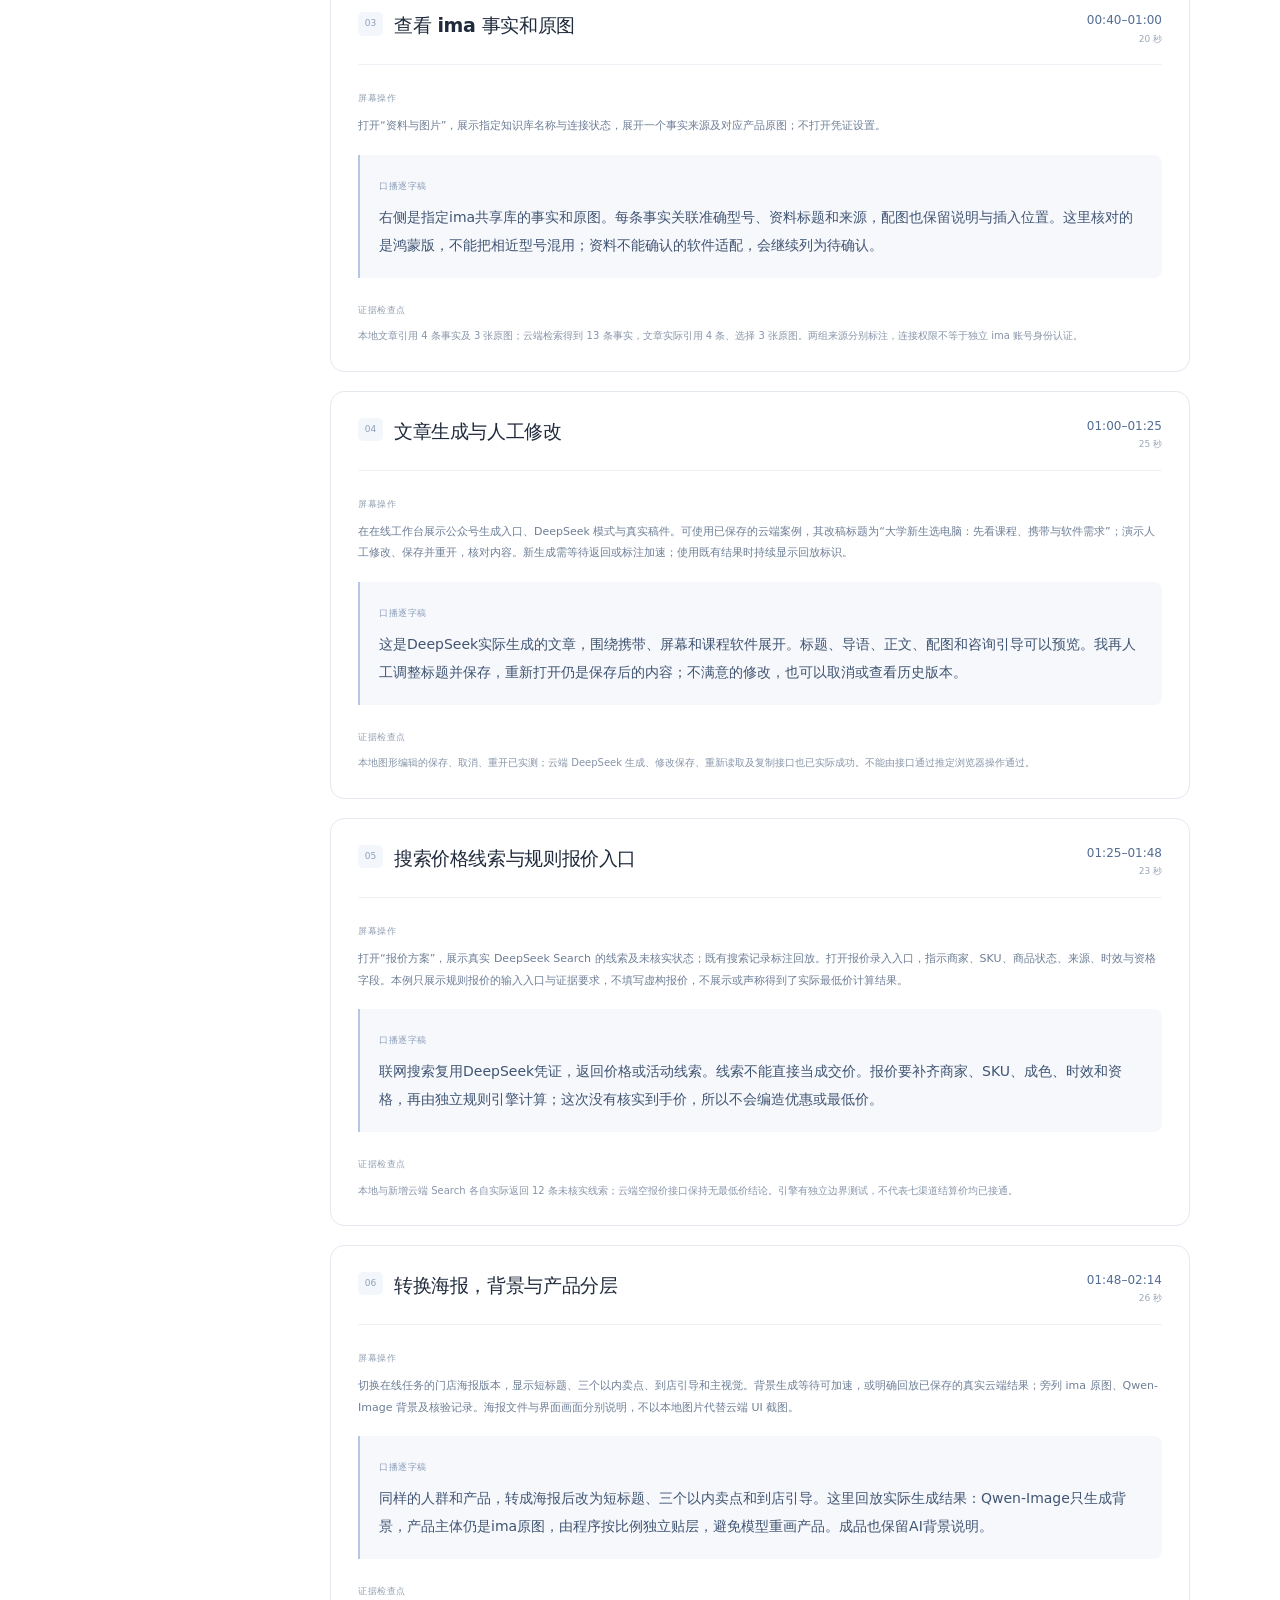
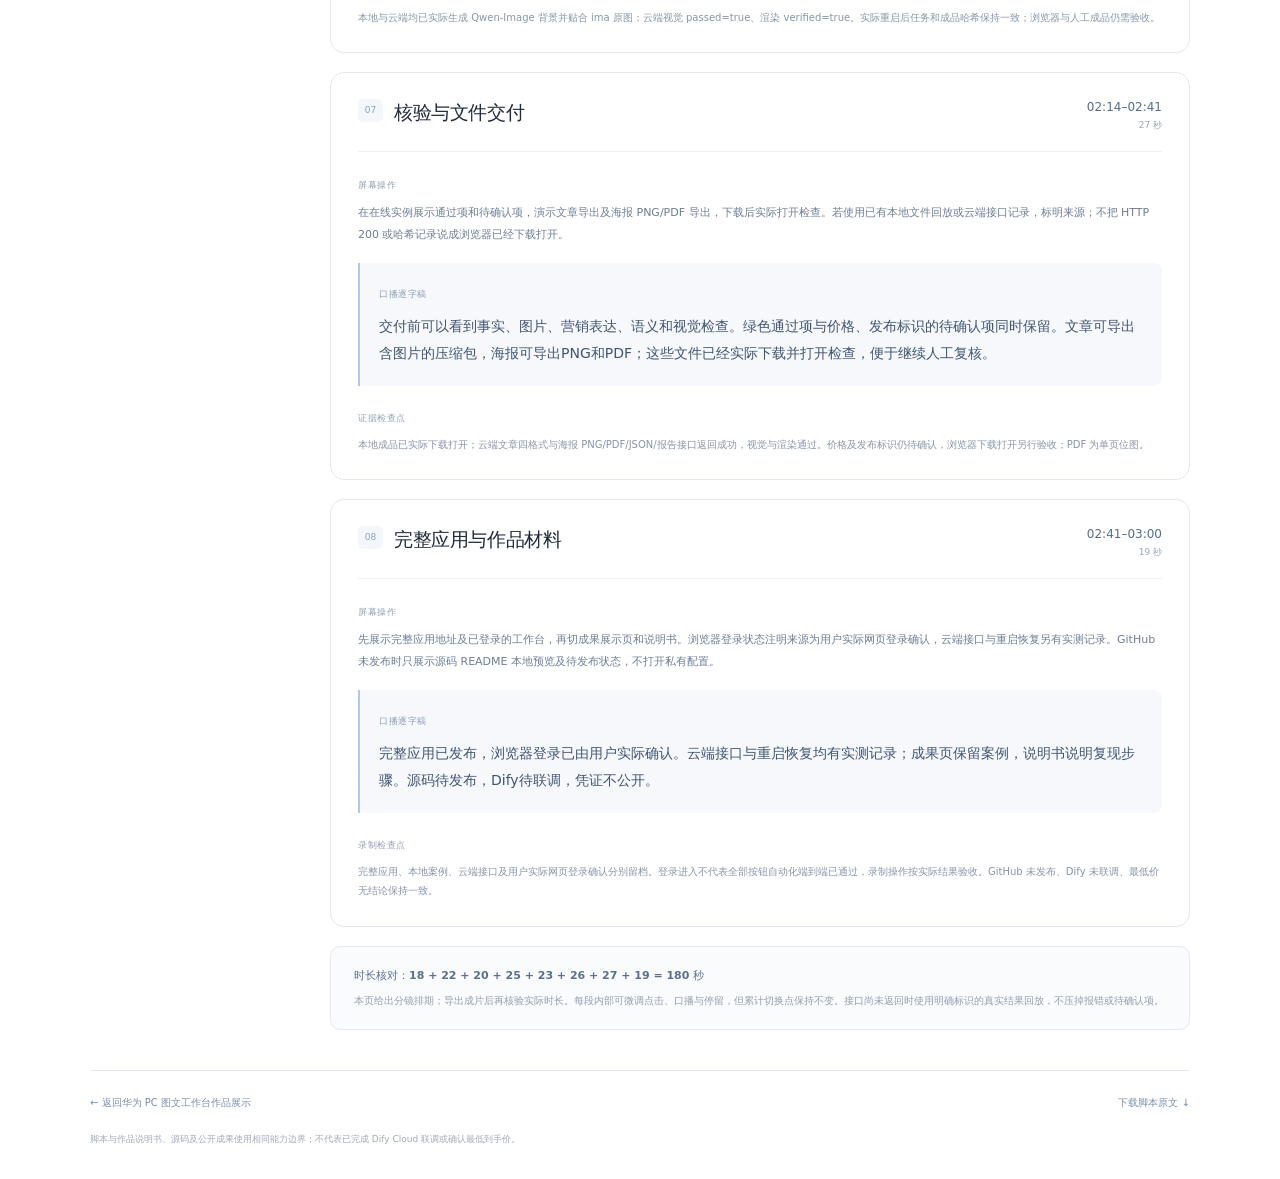
<file: review-site/docs/demo-script.html>
<!DOCTYPE html>

<html lang="zh-CN"><head><meta charset="utf-8"/><meta content="width=device-width,initial-scale=1" name="viewport"/><meta content="light" name="color-scheme"/><title>三分钟全流程演示脚本 · 华为 PC 图文工作台</title><link href="../styles.css" rel="stylesheet"/><link href="demo-script.css" rel="stylesheet"/></head><body><header class="script-header"><a class="brand" href="../index.html"><span aria-hidden="true" class="brand-mark"><i></i><i></i><i></i></span><span>华为 PC <b>图文工作台</b></span></a><a class="text-link" href="../index.html">返回作品展示 ↗</a></header><main class="script-wrap"><section class="script-hero"><p class="eyebrow">DEMO SCRIPT / 03:00</p><h1>三分钟全流程演示脚本</h1><p>以已验证的真实运行记录，展示从需求澄清到图文交付的完整流程。操作、口播与核验检查点分开呈现，便于录制和复核。</p><div class="script-actions"><span class="duration">分镜排期 <strong>180 秒</strong> · 8 段</span><a class="button" download="" href="demo-script.md">下载 Markdown 脚本 ↓</a><a class="button" href="manual.pdf" rel="noopener" target="_blank">打开作品说明书 ↗</a><a class="button" href="https://a1211joy-huawei-pc-agent-app.ms.show" rel="noopener" target="_blank">完整应用入口 ↗</a></div><p class="script-status">此页是180秒录制脚本，可在已登录在线实例录制。完整应用已发布，云端接口与实际重启恢复已验证；浏览器登录由用户实际网页登录确认通过，不代表所有控件均已通过自动化端到端验证。等待加速和真实结果回放须明确标识，本地与云端来源分别说明。</p></section><details class="preparation" open=""><summary>录屏前准备</summary><ul><li>录屏前使用工作台凭证登录在线实例，确认指定 ima 库及所需模型连接正常。准备已保存的真实云端文章、海报与审核记录。需要回放本地成果时，明确标为本地来源，不能把本地截图或接口响应标成在线 UI 截图。</li><li>准备一个不完整输入的新任务，以及真实成果的任务/版本回放。对话过程可现场操作；长时间模型调用使用已有实际生成结果或明确剪辑加速。切换时显示“实际生成结果回放”，加速时显示“等待过程已加速”，保留原始录屏。</li><li>关闭“连接与设置”、开发者工具、终端、系统通知和其它私有窗口；使用不显示本机用户名的展示画面。检查画面、地址栏、文件路径与声音中均不出现 API Key、Client ID、工具 Token、登录凭证或本机用户名。</li><li>预先打开最终导出文件，并核对完整应用、成果展示与 GitHub 仓库的实际状态。完整应用当前标注“已发布／云端接口与重启恢复已实测／用户实际网页登录确认通过”；GitHub 未发布时只展示源码本地 README 和待发布状态，不显示不存在的仓库链接。确认浏览器下载路径不暴露私人信息。</li><li>保留“价格待确认”“发布标识待确认”与 AI 背景说明，不为画面整洁删掉真实待确认项。不要将后端直连模型或本地模式说成 Dify Cloud 已完成联调。</li><li>每段按下列时间点切换；口播结束后的余量留给点击、停留和展示。逐字稿合计约 600 个汉字，不朗读操作和检查点。</li></ul></details><div class="script-layout"><nav aria-label="演示时间轴" class="timeline"><a href="#part-1"><b>00:00</b><span>从不完整需求开始</span></a><a href="#part-2"><b>00:18</b><span>补全场景与选购问题</span></a><a href="#part-3"><b>00:40</b><span>查看 ima 事实和原图</span></a><a href="#part-4"><b>01:00</b><span>文章生成与人工修改</span></a><a href="#part-5"><b>01:25</b><span>搜索价格线索与规则报价入口</span></a><a href="#part-6"><b>01:48</b><span>转换海报，背景与产品分层</span></a><a href="#part-7"><b>02:14</b><span>核验与文件交付</span></a><a href="#part-8"><b>02:41</b><span>完整应用与作品材料</span></a></nav><div class="segments"><section class="script-card" id="part-1"><div class="segment-title"><div><span class="segment-index">01</span><h2>从不完整需求开始</h2></div><div class="timecode">00:00–00:18<small>18 秒</small></div></div><div class="script-row"><span>屏幕操作</span><p>在已登录的在线工作台新建任务，输入“帮我写一篇华为电脑软文”，展示实际追问。若模型等待较长，明确标注等待加速，或切到已保存的真实追问记录并显示“云端真实结果回放”。</p></div><div class="speech"><span>口播逐字稿</span><blockquote>这是华为PC图文工作台，面向门店导购和内容运营。我先输入一句不完整需求。助手不会直接堆参数，而是追问目标人群、使用任务和发布平台，把创作要求整理成可以继续编辑的需求卡。</blockquote></div><div class="check-point"><span>证据检查点</span><p>本地界面与云端不完整任务接口已真实触发追问。浏览器登录由用户实际确认；录制中的新建任务、多轮操作按现场实际结果核对，不预先标为全部控件已通过。</p></div></section><section class="script-card" id="part-2"><div class="segment-title"><div><span class="segment-index">02</span><h2>补全场景与选购问题</h2></div><div class="timecode">00:18–00:40<small>22 秒</small></div></div><div class="script-row"><span>屏幕操作</span><p>补充“杭州，大学新生开学季，比较选型，HUAWEI MateBook 14 鸿蒙版，公众号，预算 6000 元，关注鸿蒙和 WPS”。展示需求卡；模型等待时可切真实已完成任务，切换前显示“实际生成结果回放”，不把既有任务当作这次新输入的即时结果。</p></div><div class="speech"><span>口播逐字稿</span><blockquote>这次面向杭州的大学新生，为MateBook十四鸿蒙版制作公众号内容，预算六千元，重点关注鸿蒙和WPS。系统记录人群、开学场景与比较选型阶段，并把预算保留为用户自述条件，不把它当成产品售价。</blockquote></div><div class="check-point"><span>证据检查点</span><p>本地和云端接口案例保留实际输入条件；未确认 WPS 功能完整度及专业软件适配，不表述为已适配。</p></div></section><section class="script-card" id="part-3"><div class="segment-title"><div><span class="segment-index">03</span><h2>查看 ima 事实和原图</h2></div><div class="timecode">00:40–01:00<small>20 秒</small></div></div><div class="script-row"><span>屏幕操作</span><p>打开“资料与图片”，展示指定知识库名称与连接状态，展开一个事实来源及对应产品原图；不打开凭证设置。</p></div><div class="speech"><span>口播逐字稿</span><blockquote>右侧是指定ima共享库的事实和原图。每条事实关联准确型号、资料标题和来源，配图也保留说明与插入位置。这里核对的是鸿蒙版，不能把相近型号混用；资料不能确认的软件适配，会继续列为待确认。</blockquote></div><div class="check-point"><span>证据检查点</span><p>本地文章引用 4 条事实及 3 张原图；云端检索得到 13 条事实，文章实际引用 4 条、选择 3 张原图。两组来源分别标注，连接权限不等于独立 ima 账号身份认证。</p></div></section><section class="script-card" id="part-4"><div class="segment-title"><div><span class="segment-index">04</span><h2>文章生成与人工修改</h2></div><div class="timecode">01:00–01:25<small>25 秒</small></div></div><div class="script-row"><span>屏幕操作</span><p>在在线工作台展示公众号生成入口、DeepSeek 模式与真实稿件。可使用已保存的云端案例，其改稿标题为“大学新生选电脑：先看课程、携带与软件需求”；演示人工修改、保存并重开，核对内容。新生成需等待返回或标注加速；使用既有结果时持续显示回放标识。</p></div><div class="speech"><span>口播逐字稿</span><blockquote>这是DeepSeek实际生成的文章，围绕携带、屏幕和课程软件展开。标题、导语、正文、配图和咨询引导可以预览。我再人工调整标题并保存，重新打开仍是保存后的内容；不满意的修改，也可以取消或查看历史版本。</blockquote></div><div class="check-point"><span>证据检查点</span><p>本地图形编辑的保存、取消、重开已实测；云端 DeepSeek 生成、修改保存、重新读取及复制接口也已实际成功。不能由接口通过推定浏览器操作通过。</p></div></section><section class="script-card" id="part-5"><div class="segment-title"><div><span class="segment-index">05</span><h2>搜索价格线索与规则报价入口</h2></div><div class="timecode">01:25–01:48<small>23 秒</small></div></div><div class="script-row"><span>屏幕操作</span><p>打开“报价方案”，展示真实 DeepSeek Search 的线索及未核实状态；既有搜索记录标注回放。打开报价录入入口，指示商家、SKU、商品状态、来源、时效与资格字段。本例只展示规则报价的输入入口与证据要求，不填写虚构报价，不展示或声称得到了实际最低价计算结果。</p></div><div class="speech"><span>口播逐字稿</span><blockquote>联网搜索复用DeepSeek凭证，返回价格或活动线索。线索不能直接当成交价。报价要补齐商家、SKU、成色、时效和资格，再由独立规则引擎计算；这次没有核实到手价，所以不会编造优惠或最低价。</blockquote></div><div class="check-point"><span>证据检查点</span><p>本地与新增云端 Search 各自实际返回 12 条未核实线索；云端空报价接口保持无最低价结论。引擎有独立边界测试，不代表七渠道结算价均已接通。</p></div></section><section class="script-card" id="part-6"><div class="segment-title"><div><span class="segment-index">06</span><h2>转换海报，背景与产品分层</h2></div><div class="timecode">01:48–02:14<small>26 秒</small></div></div><div class="script-row"><span>屏幕操作</span><p>切换在线任务的门店海报版本，显示短标题、三个以内卖点、到店引导和主视觉。背景生成等待可加速，或明确回放已保存的真实云端结果；旁列 ima 原图、Qwen-Image 背景及核验记录。海报文件与界面画面分别说明，不以本地图片代替云端 UI 截图。</p></div><div class="speech"><span>口播逐字稿</span><blockquote>同样的人群和产品，转成海报后改为短标题、三个以内卖点和到店引导。这里回放实际生成结果：Qwen-Image只生成背景，产品主体仍是ima原图，由程序按比例独立贴层，避免模型重画产品。成品也保留AI背景说明。</blockquote></div><div class="check-point"><span>证据检查点</span><p>本地与云端均已实际生成 Qwen-Image 背景并贴合 ima 原图；云端视觉 passed=true、渲染 verified=true。实际重启后任务和成品哈希保持一致；浏览器与人工成品仍需验收。</p></div></section><section class="script-card" id="part-7"><div class="segment-title"><div><span class="segment-index">07</span><h2>核验与文件交付</h2></div><div class="timecode">02:14–02:41<small>27 秒</small></div></div><div class="script-row"><span>屏幕操作</span><p>在在线实例展示通过项和待确认项，演示文章导出及海报 PNG/PDF 导出，下载后实际打开检查。若使用已有本地文件回放或云端接口记录，标明来源；不把 HTTP 200 或哈希记录说成浏览器已经下载打开。</p></div><div class="speech"><span>口播逐字稿</span><blockquote>交付前可以看到事实、图片、营销表达、语义和视觉检查。绿色通过项与价格、发布标识的待确认项同时保留。文章可导出含图片的压缩包，海报可导出PNG和PDF；这些文件已经实际下载并打开检查，便于继续人工复核。</blockquote></div><div class="check-point"><span>证据检查点</span><p>本地成品已实际下载打开；云端文章四格式与海报 PNG/PDF/JSON/报告接口返回成功，视觉与渲染通过。价格及发布标识仍待确认，浏览器下载打开另行验收；PDF 为单页位图。</p></div></section><section class="script-card" id="part-8"><div class="segment-title"><div><span class="segment-index">08</span><h2>完整应用与作品材料</h2></div><div class="timecode">02:41–03:00<small>19 秒</small></div></div><div class="script-row"><span>屏幕操作</span><p>先展示完整应用地址及已登录的工作台，再切成果展示页和说明书。浏览器登录状态注明来源为用户实际网页登录确认，云端接口与重启恢复另有实测记录。GitHub 未发布时只展示源码 README 本地预览及待发布状态，不打开私有配置。</p></div><div class="speech"><span>口播逐字稿</span><blockquote>完整应用已发布，浏览器登录已由用户实际确认。云端接口与重启恢复均有实测记录；成果页保留案例，说明书说明复现步骤。源码待发布，Dify待联调，凭证不公开。</blockquote></div><div class="check-point"><span>录制检查点</span><p>完整应用、本地案例、云端接口及用户实际网页登录确认分别留档。登录进入不代表全部按钮自动化端到端已通过，录制操作按实际结果验收。GitHub 未发布、Dify 未联调、最低价无结论保持一致。</p></div></section><div class="timing-note"><strong>时长核对：18 + 22 + 20 + 25 + 23 + 26 + 27 + 19 = 180 秒</strong><p>本页给出分镜排期；导出成片后再核验实际时长。每段内部可微调点击、口播与停留，但累计切换点保持不变。接口尚未返回时使用明确标识的真实结果回放，不压掉报错或待确认项。</p></div></div></div></main><footer class="script-wrap script-footer"><a href="../index.html">← 返回华为 PC 图文工作台作品展示</a><a download="" href="demo-script.md">下载脚本原文 ↓</a><p>脚本与作品说明书、源码及公开成果使用相同能力边界；不代表已完成 Dify Cloud 联调或确认最低到手价。</p></footer></body></html>
</file>
<file: review-site/styles.css>
:root{--ink:#1f2a3c;--muted:#657185;--line:#e4e8ef;--blue:#2861c5;--blue-soft:#edf3fd;--page:#fff;--soft:#f7f9fc;--green:#2f6f59;--amber:#936a24;--radius:16px;font-family:Inter,"PingFang SC","Microsoft YaHei",system-ui,sans-serif;color:var(--ink);background:var(--page);font-synthesis:none}*{box-sizing:border-box}html{scroll-behavior:smooth;scroll-padding-top:100px}body{margin:0;font-size:15px;line-height:1.7}a{color:inherit;text-decoration:none}button,select{font:inherit}button,a,select{touch-action:manipulation}a,button,select{outline-offset:4px}a:focus-visible,button:focus-visible,select:focus-visible{outline:3px solid #85a8e7}button{cursor:pointer}a[aria-disabled=true]{cursor:default;color:#7b8596;background:#f7f8fa;pointer-events:none}img{display:block;max-width:100%;height:auto}h1,h2,h3,p{margin:0}h1,h2,h3{letter-spacing:-.035em;line-height:1.38}h1{font-size:clamp(37px,4.5vw,58px);font-weight:650}h2{font-size:clamp(25px,3vw,34px);font-weight:620}h3{font-size:18px;font-weight:620}small{font-size:12px}strong{font-weight:620}.wrap{max-width:1216px;width:calc(100% - 80px);margin-inline:auto}.skip-link{position:absolute;left:16px;top:-60px;background:#fff;padding:8px;z-index:100}.skip-link:focus{top:10px}.site-header{height:82px;display:flex;align-items:center;gap:30px;padding:0 40px;max-width:1440px;margin:auto;border-bottom:1px solid #f1f3f6}.brand{display:flex;align-items:center;gap:12px;font-size:16px;letter-spacing:-.02em;white-space:nowrap}.brand b{font-weight:500;color:var(--muted);margin-left:3px}.brand-mark{width:28px;height:29px;display:flex;gap:3px;align-items:flex-end}.brand-mark i{display:block;background:var(--blue);width:6px;border-radius:3px}.brand-mark i:nth-child(1){height:18px}.brand-mark i:nth-child(2){height:27px}.brand-mark i:nth-child(3){height:22px;background:#8cacdf}.site-header nav{margin:auto;display:flex;gap:28px;font-size:13px;color:#5a6577}.site-header nav a:hover,.text-link:hover,.paper-bottom a:hover,.footer-links a:hover{color:var(--blue)}.button{display:inline-flex;align-items:center;justify-content:center;gap:24px;min-height:44px;border:1px solid var(--line);padding:10px 18px;border-radius:8px;font-size:13px;font-weight:550;line-height:1.4;background:#fff;white-space:nowrap}.button-primary{color:white;background:var(--blue);border-color:var(--blue)}.button-primary:hover{background:#214fa2}.button-small{min-height:35px;padding:7px 13px;font-size:12px}.hero{display:grid;grid-template-columns:1.2fr 1fr;gap:64px;padding:60px 0 42px;align-items:center}.eyebrow{font-size:11px;font-weight:600;letter-spacing:.13em;color:var(--muted);text-transform:uppercase;margin-bottom:13px}.hero .eyebrow{letter-spacing:.06em;display:flex;align-items:center;gap:8px;font-size:12px}.status-dot{background:#5e947f;width:6px;height:6px;border-radius:50%}h1 span{color:var(--blue);display:block}.hero-description{color:#5c687b;font-size:15px;line-height:1.95;margin-top:20px;max-width:560px}.hero-actions{display:flex;gap:10px;flex-wrap:wrap;margin-top:28px}.hero-note{font-size:12px;color:#818b9c;line-height:1.7;margin-top:12px;max-width:540px}.hero-pills{display:flex;gap:8px;flex-wrap:wrap;margin-top:27px}.hero-pills span{font-size:10px;color:#5f6c80;border:1px solid #e8ecf2;border-radius:5px;padding:4px 7px}.hero-visual{height:432px;position:relative;border:1px solid #e9edf4;border-radius:22px;background:#f4f7fb;display:flex;align-items:center;justify-content:center;overflow:hidden}.hero-grid{position:absolute;inset:0;background:linear-gradient(90deg,transparent 59px,#e6ebf3 60px),linear-gradient(transparent 59px,#e6ebf3 60px);background-size:60px 60px;opacity:.55;mask-image:linear-gradient(to bottom,#000,transparent)}.hero-poster{width:232px;position:relative;box-shadow:0 12px 35px #263b6123;transform:rotate(2deg);border:6px solid white;border-radius:4px}.visual-note{position:absolute;bottom:39px;left:24px;background:#fffffff2;border:1px solid #e3e9f2;border-radius:10px;padding:10px 16px 10px 12px;display:flex;gap:10px;box-shadow:0 4px 15px #223d6010}.check-icon{font-size:15px;color:var(--green);background:#edf5f1;border-radius:50%;width:25px;height:25px;text-align:center;align-self:center}.visual-note strong{font-size:12px;display:block}.visual-note small{font-size:10px;color:var(--muted);display:block}.visual-caption{position:absolute;bottom:12px;right:17px;font-size:10px;letter-spacing:.05em;color:#8791a2}.proof-strip{display:grid;grid-template-columns:1fr 1fr 1fr auto;align-items:center;border:1px solid var(--line);border-radius:12px;padding:24px 28px;gap:25px}.proof-strip>div{display:flex;gap:15px;align-items:center;border-right:1px solid var(--line)}.proof-strip>div:nth-child(3){border-right:0}.proof-strip strong{font-size:30px;line-height:1;color:#26344a;letter-spacing:-.05em;font-weight:560;white-space:nowrap}.proof-strip strong span{font-size:12px;color:#7d8899;letter-spacing:0;margin-left:6px}.proof-strip p{font-size:11px;color:#455269;line-height:1.6}.proof-strip small{font-size:10px;color:#8a93a2;display:block;margin-top:3px}.proof-strip>a{font-size:11px;white-space:nowrap;color:#65738b}.section{padding-block:66px}.section-heading{display:flex;justify-content:space-between;align-items:end;gap:25px;margin-bottom:25px}.section-heading p:not(.eyebrow){font-size:13px;color:var(--muted);margin-top:11px}.section-heading .eyebrow{margin-bottom:7px}.segmented{display:flex;border:1px solid var(--line);padding:4px;background:#f7f9fc;border-radius:9px;flex-shrink:0}.segmented button{border:0;background:transparent;color:#6a7588;border-radius:6px;padding:9px 16px;font-size:12px;font-weight:500}.segmented button[aria-selected=true]{background:#fff;box-shadow:0 1px 4px #26385416;color:var(--blue)}.notice{display:flex;align-items:start;gap:10px;background:#f8f9fc;border:1px solid #e9edf4;border-radius:9px;padding:13px 16px;color:#6a7688;font-size:12px;line-height:1.8;margin-bottom:23px}.notice>span{border:1px solid #9ba8ba;border-radius:50%;width:15px;height:15px;text-align:center;line-height:14px;flex-shrink:0;margin-top:3px;font-size:10px;font-weight:600}.notice strong{font-weight:550;color:#4f6078}.case-layout{display:grid;grid-template-columns:minmax(0,1fr) 295px;gap:24px;align-items:start}.case-main{min-width:0}.case-panel{border:1px solid var(--line);border-radius:var(--radius);padding:28px 34px;background:#fff}.case-panel[hidden]{display:none}.paper-meta{font-size:10px;display:flex;gap:12px;justify-content:space-between;color:#8992a0;letter-spacing:.02em;border-bottom:1px solid #eef1f5;padding-bottom:19px;margin-bottom:25px}.paper-meta span:first-child{color:#5a759c}.article-title{font-size:29px;line-height:1.55;font-weight:620;letter-spacing:-.03em;margin-bottom:18px}.article-lead{font-size:14px;color:#67768c;background:#f7f9fc;border-left:2px solid #9bb7e4;padding:14px 17px;line-height:1.95;margin:0 0 23px}.article-body{font-family:"PingFang SC","Microsoft YaHei",system-ui,sans-serif;font-size:14px;line-height:2.05;color:#445167}.article-body p{margin-bottom:20px}.article-image{margin:22px 0}.article-image img{max-height:320px;object-fit:contain;width:100%;background:#f7f8fa;border-radius:7px}.article-image figcaption{font-size:10px;line-height:1.7;color:#8791a1;margin-top:9px}.article-image figcaption a{text-decoration:underline;text-underline-offset:3px}.article-rest[hidden]{display:none}.article-expand{width:100%;border:1px solid #e2e8f1;background:#f8faff;color:#426392;font-size:12px;border-radius:7px;padding:10px;margin:5px 0 20px}.article-cta{font-size:13px;border-top:1px solid var(--line);padding-top:18px;margin-top:23px;color:#4f6381}.tag-list{display:flex;flex-wrap:wrap;gap:6px;margin-top:15px}.tag{font-size:10px;color:#7585a0;background:#f4f7fb;padding:3px 7px;border-radius:4px}.paper-bottom{display:flex;justify-content:space-between;gap:15px;font-size:11px;color:#637b9c;margin-top:25px;border-top:1px solid #edf0f5;padding-top:18px;flex-wrap:wrap}.case-aside{display:flex;flex-direction:column;gap:17px}.card{background:#fff;border:1px solid var(--line);border-radius:var(--radius);padding:23px}.small-label{display:block;font-size:10px;letter-spacing:.08em;color:#98a2b1;margin-bottom:9px}.card h3{font-size:16px;letter-spacing:-.025em}.card p{font-size:12px;color:var(--muted);line-height:1.9;margin-top:11px}.task-list{margin:17px 0 0;font-size:12px}.task-list>div{display:grid;grid-template-columns:41px 1fr;padding:6px 0;gap:12px}.task-list dt{color:#98a1b0}.task-list dd{margin:0;color:#536277}.aside-note{border-top:1px solid #eef1f5;padding-top:13px}.text-link{font-size:11px;color:#637d9f;display:inline-block;line-height:1.7}.card>.text-link{margin-top:13px}details{border-top:1px solid #edf0f5;margin-top:14px;padding-top:12px}summary{font-size:11px;color:#647893;cursor:pointer;line-height:1.6}details .fact{font-size:10px;color:#728094;white-space:pre-line;line-height:1.9;margin-top:10px;overflow-wrap:anywhere}details .fact strong{color:#52647e;display:block}.soft-card{background:#fafbfd}.numbered{margin:10px 0 0;padding-left:19px;color:#69788f;font-size:12px;line-height:2.3}.poster-panel{padding-bottom:24px}.poster-stage{background:#f3f5f9;border:1px solid #edf0f5;padding:20px;border-radius:7px;display:flex;justify-content:center}.poster-stage img{width:min(100%,410px);box-shadow:0 5px 20px #22385718}.poster-caption{font-size:11px;color:#8090a4;line-height:1.8;margin-top:15px}.audit-grid{display:grid;grid-template-columns:repeat(3,1fr);gap:12px}.audit-card{border:1px solid var(--line);border-radius:10px;padding:16px 18px}.audit-card>div{display:flex;justify-content:space-between;gap:8px;align-items:center}.audit-card h3{font-size:12px;font-weight:550}.audit-card p{font-size:11px;color:#7a8698;line-height:1.8;margin-top:10px}.badge{font-size:10px;border-radius:5px;line-height:1.5;padding:4px 8px;white-space:nowrap;font-weight:500;display:inline-block}.badge-pass{color:var(--green);background:#eff6f2}.badge-pending{color:var(--amber);background:#fbf6eb}.badge-neutral{color:#77849a;background:#f1f4f9}.section-footnote{color:#9199a7;font-size:10px;margin-top:15px;line-height:1.8}.strategy-band{background:#f7f9fc;border-block:1px solid #edf0f5}.strategy-layout{display:grid;grid-template-columns:300px minmax(0,1fr);gap:22px}.strategy-controls{padding:26px}.strategy-controls label{display:block;font-size:11px;color:#697994;letter-spacing:.03em;margin-bottom:9px}.strategy-controls select{display:block;background:#fff;color:#3e506d;border:1px solid #dbe3ed;border-radius:7px;width:100%;padding:10px 11px;font-size:13px;margin-bottom:24px;min-height:44px}.strategy-controls p{font-size:10px;color:#919aa9;margin:2px 0 0;line-height:1.85}.strategy-result{padding:26px 30px}.strategy-top{display:flex;gap:15px;align-items:center;justify-content:space-between;border-bottom:1px solid #eef1f5;padding-bottom:17px}.strategy-top h3{font-size:20px}.strategy-points{display:grid;grid-template-columns:1fr 1fr;gap:18px 24px;margin-top:22px}.strategy-points>div:nth-child(3){grid-column:1/-1}.strategy-points span,.strategy-sample span{font-size:10px;color:#8e9aac}.strategy-points p{font-size:12px;color:#52647e;line-height:1.85;margin-top:5px}.strategy-sample{display:flex;gap:20px;align-items:center;justify-content:space-between;border-top:1px solid #edf0f5;margin-top:21px;padding-top:20px}.strategy-sample>div>strong{display:block;font-size:14px;margin-top:6px;font-weight:550;line-height:1.6}.image-count{min-width:112px;border-left:1px solid var(--line);padding-left:22px}.image-count strong{display:inline!important;font-size:30px!important;font-weight:500!important;line-height:1!important;letter-spacing:-.04em;color:#516887}.image-count span{font-size:10px;margin-left:5px}.image-count small{font-size:9px;color:#94a0b1;display:block;margin-top:5px;white-space:nowrap}.flow{display:flex;flex-wrap:wrap;gap:0;list-style:none;padding:0;margin:28px 0 29px;counter-reset:flow}.flow li{font-size:10px;color:#6c7c95;padding:8px 10px;border:1px solid #e7ecf3;border-radius:6px;background:#fafbfd;display:flex;align-items:center;gap:6px;position:relative;margin-right:17px;margin-bottom:8px}.flow li:before{counter-increment:flow;content:counter(flow,decimal-leading-zero);font-size:8px;color:#a3afbf}.flow li:not(:last-child):after{content:"→";color:#aab6c8;position:absolute;right:-15px}.architecture-grid{display:grid;grid-template-columns:repeat(4,1fr);gap:16px}.architecture-grid .card{padding:24px 22px}.architecture-icon{color:#6c87b1;background:#f2f5fa;border-radius:8px;display:inline-block;padding:6px 10px;font-size:11px;letter-spacing:.05em;margin-bottom:20px}.architecture-grid .card h3{font-size:15px}.architecture-grid .card p{font-size:11px}.architecture-grid .card small{display:block;color:#9ba5b5;font-size:9px;border-top:1px solid #eff2f6;margin-top:19px;padding-top:12px}.prompt-card{display:grid;grid-template-columns:250px minmax(0,1fr);gap:20px 35px;background:#f8f9fc;border:1px solid #e8ecf3;border-radius:var(--radius);padding:28px;margin-top:22px}.prompt-card h3{font-size:19px}.prompt-card p:not(.eyebrow){font-size:11px;line-height:1.9;color:#8995a9;margin-top:9px}.prompt-card pre{margin:0;font:11px/2 "SFMono-Regular",Consolas,"PingFang SC",monospace;color:#60718b;white-space:pre-wrap;overflow-wrap:anywhere}.prompt-note{grid-column:2;font-size:9px;color:#9da7b6}.reproducibility{border-top:1px solid #edf0f5}.two-columns{display:grid;grid-template-columns:1fr 1fr;gap:23px}.two-columns>.card{padding:28px}.two-columns h3{font-size:18px}.steps{list-style:none;padding:0;margin:22px 0 0;counter-reset:step}.steps li{padding-left:31px;position:relative;margin-bottom:21px}.steps li:before{counter-increment:step;content:counter(step);color:#8192aa;font-size:10px;border:1px solid #e2e8f0;border-radius:5px;width:19px;height:19px;text-align:center;line-height:18px;position:absolute;left:0;top:1px;background:#f8fafd}.steps strong{font-size:12px;font-weight:550}.steps p{font-size:11px;line-height:1.85;margin-top:5px;color:#7e8ba0}.steps code{font:10px/1.8 "SFMono-Regular",Consolas,monospace;background:#f4f6f9;color:#5e7391;padding:3px 7px;border-radius:4px;overflow-wrap:anywhere}.steps li>code{margin-top:7px;display:inline-block}.inline-actions{display:flex;gap:9px;flex-wrap:wrap;border-top:1px solid #edf0f5;padding-top:18px}.inline-actions .button{font-size:11px;min-height:36px;padding:8px 12px}.limits{list-style:none;margin:24px 0 0;padding:0}.limits li{display:flex;gap:16px;padding:15px 0;border-bottom:1px solid #edf0f5}.limits li:first-child{padding-top:0}.limits li:last-child{border-bottom:0;padding-bottom:0}.limits li>span{font-size:9px;border:1px solid #e8e5dc;background:#fcfaf5;color:#a08b61;line-height:1.7;height:fit-content;white-space:nowrap;min-width:47px;text-align:center;border-radius:4px;padding:2px 5px;margin-top:3px}.limits strong{font-size:12px;font-weight:550}.limits p{font-size:11px;color:#7c899e;margin-top:5px;line-height:1.9}.site-footer{padding-block:28px;border-top:1px solid #e9edf4;display:grid;grid-template-columns:1fr auto;gap:20px}.site-footer strong{font-size:13px;font-weight:550}.site-footer p{font-size:10px;color:#9ca5b3;margin-top:4px}.footer-links{display:flex;gap:22px;align-items:center;font-size:10px;color:#7d8da5}.footer-links a[aria-disabled=true]{background:none}.site-footer .disclaimer{grid-column:1/-1;color:#a2aab6;font-size:9px;line-height:1.9;max-width:980px}.load-error{position:fixed;bottom:20px;left:20px;right:20px;background:#fff7e6;color:#76551e;border:1px solid #eedcbc;border-radius:10px;padding:18px;font-size:13px;box-shadow:0 3px 20px #0001;z-index:10}.load-error[hidden]{display:none}.load-error a{text-decoration:underline}
@media(min-width:1500px){.hero{padding-block:76px 52px}.hero-visual{height:460px}.hero-poster{width:250px}}
@media(max-width:1120px){.wrap{width:calc(100% - 56px)}.site-header{padding-inline:28px;gap:20px}.site-header nav{gap:18px;font-size:12px}.brand{font-size:14px}.hero{gap:35px}.hero-visual{height:400px}.hero-poster{width:215px}.proof-strip{gap:15px;padding:22px;grid-template-columns:1fr 1fr 1fr}.proof-strip>div{gap:10px}.proof-strip strong{font-size:25px}.proof-strip p{font-size:10px}.proof-strip small{font-size:9px}.proof-strip>a{display:none}.case-layout{grid-template-columns:minmax(0,1fr) 255px;gap:18px}.case-panel{padding:25px}.card{padding:20px}.architecture-grid{gap:12px}.architecture-grid .card{padding:22px 17px}.strategy-layout{grid-template-columns:260px minmax(0,1fr)}.prompt-card{grid-template-columns:215px minmax(0,1fr)}}
@media(max-width:850px){.site-header nav{display:none}.site-header>.button{margin-left:auto}.hero{gap:25px;grid-template-columns:1.1fr 1fr;padding-top:42px}.hero-visual{height:370px}.hero-poster{width:195px}.hero-description{font-size:13px}.hero-note{font-size:10px}.hero-pills{gap:5px;margin-top:18px}.hero-pills span{font-size:9px}.visual-note{left:12px;bottom:35px;padding:9px}.visual-note strong{font-size:10px}.visual-note small{font-size:8px}.hero-actions .button{font-size:11px;padding-inline:12px}.hero h1{font-size:39px}.case-layout{grid-template-columns:minmax(0,1fr)}.case-aside{display:grid;grid-template-columns:1fr 1fr}.case-aside .soft-card{display:none}.article-title{font-size:27px}.case-panel{padding:28px}.article-image img{max-height:370px}.strategy-layout{grid-template-columns:220px minmax(0,1fr);gap:16px}.strategy-result{padding:22px}.strategy-controls{padding:22px}.strategy-top h3{font-size:17px}.strategy-points{grid-template-columns:1fr;gap:15px}.strategy-points>div:nth-child(3){grid-column:auto}.strategy-sample>div>strong{font-size:12px}.architecture-grid{grid-template-columns:1fr 1fr}.prompt-card{grid-template-columns:1fr;gap:18px}.prompt-note{grid-column:1}.two-columns{gap:16px}.two-columns>.card{padding:22px}.limits li{gap:11px}.section{padding-block:50px}.hero .eyebrow{font-size:10px}.proof-strip{padding:20px}.proof-strip>div{display:block;padding-left:5px}.proof-strip p{margin-top:10px}.proof-strip strong span{font-size:10px}.audit-grid{grid-template-columns:repeat(2,1fr)}}
@media(max-width:600px){html{scroll-padding-top:20px}.wrap{width:calc(100% - 36px)}.site-header{height:67px;padding-inline:18px}.brand{font-size:12px;gap:9px}.brand b{margin-left:1px}.brand-mark{transform:scale(.8);width:24px}.site-header>.button{font-size:9px;min-height:30px;padding:6px 8px}.hero{grid-template-columns:1fr;gap:28px;padding:34px 0 29px}.hero h1{font-size:41px}.hero-copy{max-width:450px}.hero-description{font-size:13px;margin-top:16px}.hero-actions{margin-top:22px}.hero-note{font-size:10px;margin-top:9px}.hero-pills{margin-top:18px}.hero-visual{height:348px;max-width:none}.hero-poster{width:192px}.visual-note{left:16px;bottom:30px}.visual-note strong{font-size:11px}.visual-note small{font-size:9px}.visual-caption{font-size:9px;bottom:8px}.proof-strip{gap:9px;padding:17px 13px;border-radius:10px}.proof-strip>div{padding:0 8px 0 0}.proof-strip strong{font-size:24px}.proof-strip strong span{font-size:9px;margin-left:3px}.proof-strip p{font-size:9px;line-height:1.6;margin-top:9px}.proof-strip small{font-size:8px;margin-top:5px;line-height:1.7}.section{padding-block:39px}.section-heading{display:block;margin-bottom:20px}.section-heading h2{font-size:25px}.section-heading p:not(.eyebrow){font-size:11px;line-height:1.85;margin-top:8px}.section-heading .eyebrow{font-size:9px}.section-heading>.badge,.section-heading>.text-link{margin-top:14px}.segmented{margin-top:18px;width:fit-content}.segmented button{font-size:11px;padding:8px 16px}.notice{font-size:10px;padding:12px;gap:8px;line-height:1.9;margin-bottom:17px}.notice>span{margin-top:2px}.case-panel{padding:21px 19px;border-radius:12px}.paper-meta{font-size:8px;gap:8px;padding-bottom:14px;margin-bottom:20px;flex-wrap:wrap}.article-title{font-size:24px;line-height:1.6;margin-bottom:15px}.article-lead{font-size:12px;padding:12px 13px;line-height:2}.article-body{font-size:12px;line-height:2.1}.article-image{margin:19px 0}.article-image img{max-height:240px}.article-image figcaption{font-size:9px}.article-body p{margin-bottom:18px}.article-expand{font-size:10px}.article-cta{font-size:11px}.tag{font-size:9px}.paper-bottom{font-size:10px;gap:10px;line-height:1.8}.case-aside{grid-template-columns:1fr;gap:13px}.case-aside .card{padding:20px}.case-aside .card:first-child{display:none}.case-aside .card p{font-size:11px}.case-aside .card h3{font-size:15px}.case-aside .small-label{font-size:9px;margin-bottom:6px}.case-aside details .fact{font-size:10px}.audit-grid{grid-template-columns:1fr 1fr;gap:9px}.audit-card{padding:14px 12px}.audit-card h3{font-size:11px}.audit-card p{font-size:10px;line-height:1.85}.badge{font-size:8px;padding:3px 6px}.audit-card>div{gap:5px;align-items:start;flex-wrap:wrap}.section-footnote{font-size:9px}.strategy-layout{grid-template-columns:1fr;gap:13px}.strategy-controls{display:grid;grid-template-columns:1fr 1fr;gap:8px 12px;padding:19px}.strategy-controls label{margin-bottom:0;font-size:10px}.strategy-controls select{grid-row:2;margin-bottom:0;font-size:12px;padding:9px}.strategy-controls p{grid-column:1/-1;margin-top:7px;font-size:9px}.strategy-result{padding:22px 20px}.strategy-top h3{font-size:18px}.strategy-points{gap:15px;margin-top:17px}.strategy-points span,.strategy-sample span{font-size:9px}.strategy-points p{font-size:11px;margin-top:4px}.strategy-sample{gap:17px;margin-top:18px;padding-top:17px}.image-count{min-width:88px;padding-left:15px}.image-count strong{font-size:25px!important}.image-count small{font-size:8px}.strategy-sample>div>strong{font-size:12px}.architecture-grid{gap:12px}.architecture-grid .card{padding:20px 17px}.architecture-grid .card h3{font-size:13px}.architecture-grid .card p{font-size:10px;line-height:1.9}.architecture-grid .card small{font-size:8px;line-height:1.9;margin-top:15px}.architecture-icon{font-size:9px;padding:5px 8px;margin-bottom:15px}.flow{margin:22px 0 19px}.flow li{font-size:9px;padding:7px 8px;margin-right:16px}.flow li:before{font-size:7px}.prompt-card{padding:22px 20px;gap:17px;margin-top:17px}.prompt-card .eyebrow{font-size:9px;margin-bottom:8px}.prompt-card h3{font-size:17px}.prompt-card pre{font-size:10px;line-height:2.05}.prompt-note{font-size:8px}.two-columns{grid-template-columns:1fr;gap:15px}.two-columns>.card{padding:23px 20px}.two-columns h3{font-size:17px}.steps{margin-top:20px}.steps p{font-size:10px}.steps li{margin-bottom:19px}.limits strong{font-size:11px}.limits p{font-size:10px}.limits li>span{font-size:8px;min-width:42px}.poster-stage{padding:12px}.poster-caption{font-size:10px}.site-footer{grid-template-columns:1fr;gap:15px;padding-block:24px}.site-footer strong{font-size:12px}.site-footer p{font-size:9px}.footer-links{font-size:9px;gap:20px;flex-wrap:wrap}.site-footer .disclaimer{font-size:8px}.hero-poster img{width:100%}}
@media(prefers-reduced-motion:reduce){html{scroll-behavior:auto}}
</file>
<file: static/login.css>
:root{color-scheme:light;--ink:#202b3d;--muted:#68778c;--border:#e2e8f0;--blue:#3478ec}
*{box-sizing:border-box}body{margin:0;background:#f4f6f9;color:var(--ink);font-family:-apple-system,BlinkMacSystemFont,"Segoe UI","PingFang SC","Microsoft YaHei",sans-serif;font-size:14px;line-height:1.7}h1,p{margin:0}[hidden]{display:none!important}.login-shell{min-height:100svh;display:flex;flex-direction:column;justify-content:center;align-items:center;padding:42px 20px}.login-card{width:100%;max-width:448px;background:#fff;border:1px solid var(--border);border-radius:18px;padding:34px 36px 30px;box-shadow:0 7px 30px #283b5410}.brand-mark{width:42px;height:42px;border-radius:11px;display:flex;align-items:center;justify-content:center;background:#29374d;color:#fff;font-size:25px;letter-spacing:-3px;padding-right:4px;font-weight:650}.brand-mark span{font-size:30px;letter-spacing:0;color:#89b0ff;margin-top:-6px}.eyebrow{font-size:10px;letter-spacing:1.6px;color:#8a98ab;margin-top:23px}h1{font-size:25px;font-weight:650;line-height:1.45;margin-top:5px;letter-spacing:.2px}.intro{font-size:13px;color:var(--muted);margin-top:10px}form{margin-top:27px}label{display:block;font-size:13px;color:#4b5b70;margin:17px 0 7px}input,button{font:inherit;width:100%;min-height:44px;border-radius:8px}input{border:1px solid #d9e2ee;padding:9px 12px;color:var(--ink);background:#fff;outline:none}input:focus{border-color:#86aff4;box-shadow:0 0 0 3px #3478ec12}button{margin-top:24px;border:1px solid var(--blue);background:var(--blue);color:#fff;cursor:pointer;font-weight:550;padding:10px 16px}button:hover{background:#286bda}button:focus-visible{outline:3px solid #b8d3ff;outline-offset:3px}button:disabled{opacity:.6;cursor:wait}input:disabled{background:#f7f9fc}.error{border:1px solid #edcfd2;border-radius:7px;background:#fff6f6;color:#a44550;font-size:12px;line-height:1.75;padding:9px 11px;margin-top:14px;overflow-wrap:anywhere}.status{font-size:12px;color:var(--muted);min-height:20px;margin-top:8px;text-align:center}.workspace-note{display:flex;gap:10px;align-items:flex-start;background:#f7f9fc;border:1px solid #e6ecf4;border-radius:9px;padding:13px;margin-top:16px;color:#7a889a;font-size:11px;line-height:1.85}.workspace-note strong{display:block;color:#56667c;font-size:12px;font-weight:550;margin-bottom:2px}.note-symbol{display:flex;align-items:center;justify-content:center;border:1px solid #b7c4d5;width:15px;height:15px;flex-shrink:0;border-radius:50%;font-size:10px;line-height:1;margin-top:4px;font-family:Georgia,serif}.page-note{font-size:11px;color:#939eae;margin-top:20px;text-align:center}.visitor-note{display:flex;gap:10px;align-items:flex-start;background:#fffaf0;border:1px solid #f0e2c8;border-radius:9px;padding:13px;margin-top:12px;color:#8a7a55;font-size:11px;line-height:1.85}.visitor-note strong{display:inline;color:#a07b28;font-size:12px;font-weight:550}.visitor-note strong.note-title{display:block;margin-bottom:2px}.visitor-note a{color:#2a6bd8}.visitor-note code{background:#f4efe2;padding:0 4px;border-radius:4px;font-size:10px}@media(max-width:480px){.login-shell{padding:24px 16px}.login-card{padding:28px 25px 25px;border-radius:15px}h1{font-size:23px}.intro{font-size:12px}.workspace-note{font-size:11px}}@media(prefers-reduced-motion:no-preference){button{transition:background .15s ease}}
</file>
<file: review-site/docs/demo-script.css>
.script-header{width:calc(100% - 64px);max-width:1150px;margin:auto;display:flex;align-items:center;justify-content:space-between;height:78px;border-bottom:1px solid var(--line);gap:20px}.script-wrap{width:calc(100% - 64px);max-width:1100px;margin:auto}.script-hero{padding:44px 0 27px}.script-hero h1{font-size:36px;font-weight:620}.script-hero>p:not(.eyebrow){color:var(--muted);font-size:13px;line-height:1.9;max-width:800px;margin-top:15px}.script-actions{display:flex;align-items:center;flex-wrap:wrap;gap:12px;margin-top:23px}.script-actions .button{font-size:11px;min-height:37px;padding:8px 12px}.duration{font-size:11px;background:#f1f5fc;color:#526c94;padding:8px 12px;border-radius:7px;margin-right:5px}.duration strong{font-size:13px}.script-hero>p.script-status{font-size:10px;color:#8b97a9;margin-top:16px}.preparation{margin:0;padding:18px 21px;border:1px solid var(--line);border-radius:12px;background:#fafbfd}.preparation summary{font-size:12px;color:#586e8d;font-weight:550}.preparation ul{font-size:11px;line-height:1.9;color:#7b889c;padding-left:18px;margin:13px 0 0;max-width:980px}.preparation li{padding-left:3px;margin-top:7px}.script-layout{display:grid;grid-template-columns:210px minmax(0,1fr);gap:30px;align-items:start;margin-top:32px}.timeline{position:sticky;top:25px;border-left:1px solid #e5eaf1;padding-left:18px}.timeline a{display:flex;gap:12px;align-items:start;font-size:10px;padding:11px 0;line-height:1.7;color:#8592a6}.timeline a:hover{color:var(--blue)}.timeline b{font-weight:500;font-variant-numeric:tabular-nums;color:#5b7193;min-width:31px}.script-card{border:1px solid var(--line);border-radius:14px;background:#fff;padding:25px 27px;margin-bottom:19px;scroll-margin-top:25px}.segment-title{display:flex;align-items:start;justify-content:space-between;gap:18px;padding-bottom:18px;border-bottom:1px solid #edf0f5}.segment-title>div:first-child{display:flex;gap:11px;align-items:start}.segment-index{font-size:9px;color:#8ca0bb;background:#f3f6fb;border-radius:5px;padding:4px 6px;line-height:1.7;margin-top:1px;min-width:25px;text-align:center}.segment-title h2{font-size:19px;line-height:1.5;font-weight:600;letter-spacing:-.02em}.timecode{font-size:12px;font-weight:500;color:#546d93;font-variant-numeric:tabular-nums;line-height:1.6;white-space:nowrap;text-align:right}.timecode small{display:block;font-size:9px;font-weight:400;color:#9ba7b8;margin-top:1px}.script-row{margin-top:19px}.script-row>span,.speech>span,.check-point>span{font-size:9px;letter-spacing:.06em;color:#93a0b2;font-weight:500}.script-row p{font-size:11px;line-height:1.95;color:#6d7e96;margin-top:6px}.speech{margin-top:18px;padding:17px 19px 19px;background:#f6f8fc;border-left:2px solid #b4c7e6;border-radius:0 8px 8px 0}.speech>span{color:#8a9db8}.speech blockquote{font-size:14px;line-height:1.95;color:#405573;margin:7px 0 0}.check-point{margin-top:18px}.check-point p{font-size:10px;line-height:1.95;color:#8795a9;margin-top:5px}.timing-note{border:1px solid #e5eaf2;border-radius:10px;background:#fafbfd;padding:19px 23px}.timing-note strong{font-size:11px;color:#5a7091;display:block;line-height:1.8}.timing-note p{font-size:10px;color:#929db0;line-height:1.9;margin-top:6px}.script-footer{margin-top:40px;padding:23px 0 30px;border-top:1px solid var(--line);display:flex;gap:20px;flex-wrap:wrap;justify-content:space-between;font-size:10px;color:#7a8fae}.script-footer p{flex-basis:100%;font-size:9px;color:#a0a9b7;line-height:1.9}code{font-family:Consolas,"SFMono-Regular",monospace;font-size:.95em;color:#607797}
@media(max-width:850px){.script-layout{grid-template-columns:160px minmax(0,1fr);gap:20px}.timeline{padding-left:12px}.timeline a{gap:8px;font-size:9px}.segment-title{gap:12px}.segment-title h2{font-size:17px}.script-card{padding:22px}.speech blockquote{font-size:13px}.timecode{font-size:10px}}
@media(max-width:600px){.script-header{width:calc(100% - 36px);height:66px}.script-header>.text-link{font-size:9px}.script-wrap{width:calc(100% - 36px)}.script-hero{padding:28px 0 23px}.script-hero h1{font-size:29px;line-height:1.5}.script-hero .eyebrow{font-size:9px;margin-bottom:10px}.script-hero>p:not(.eyebrow){font-size:11px;margin-top:12px}.script-actions{gap:8px;margin-top:17px}.duration{font-size:10px;flex-basis:100%;width:fit-content;flex-basis:auto}.duration strong{font-size:12px}.script-actions .button{font-size:10px;min-height:34px;padding:7px 10px}.script-hero>p.script-status{font-size:9px}.preparation{padding:15px 17px}.preparation summary{font-size:11px}.preparation ul{font-size:9px;line-height:2;margin-top:12px}.script-layout{display:block;margin-top:24px}.timeline{position:relative;top:auto;display:grid;grid-template-columns:1fr 1fr;border:1px solid var(--line);border-radius:9px;padding:9px 13px;margin-bottom:20px;gap:0 16px}.timeline a{font-size:8px;padding:6px 0;gap:7px;line-height:1.8}.timeline b{min-width:27px}.script-card{padding:20px 17px;margin-bottom:15px;scroll-margin-top:18px}.segment-title{padding-bottom:15px;gap:10px}.segment-title h2{font-size:16px;line-height:1.5}.segment-title>div:first-child{gap:8px}.segment-index{font-size:8px;min-width:22px;padding:3px 4px;margin-top:1px}.timecode{font-size:9px}.timecode small{font-size:8px}.script-row{margin-top:16px}.script-row p{font-size:10px;line-height:2}.script-row>span,.speech>span,.check-point>span{font-size:8px}.speech{padding:13px 14px 15px;margin-top:16px}.speech blockquote{font-size:12px;line-height:2}.check-point{margin-top:15px}.check-point p{font-size:9px;line-height:2}.timing-note{padding:17px}.timing-note strong{font-size:10px}.timing-note p{font-size:9px}.script-footer{margin-top:28px;gap:15px;font-size:9px}.script-footer p{font-size:8px}}
</file>
